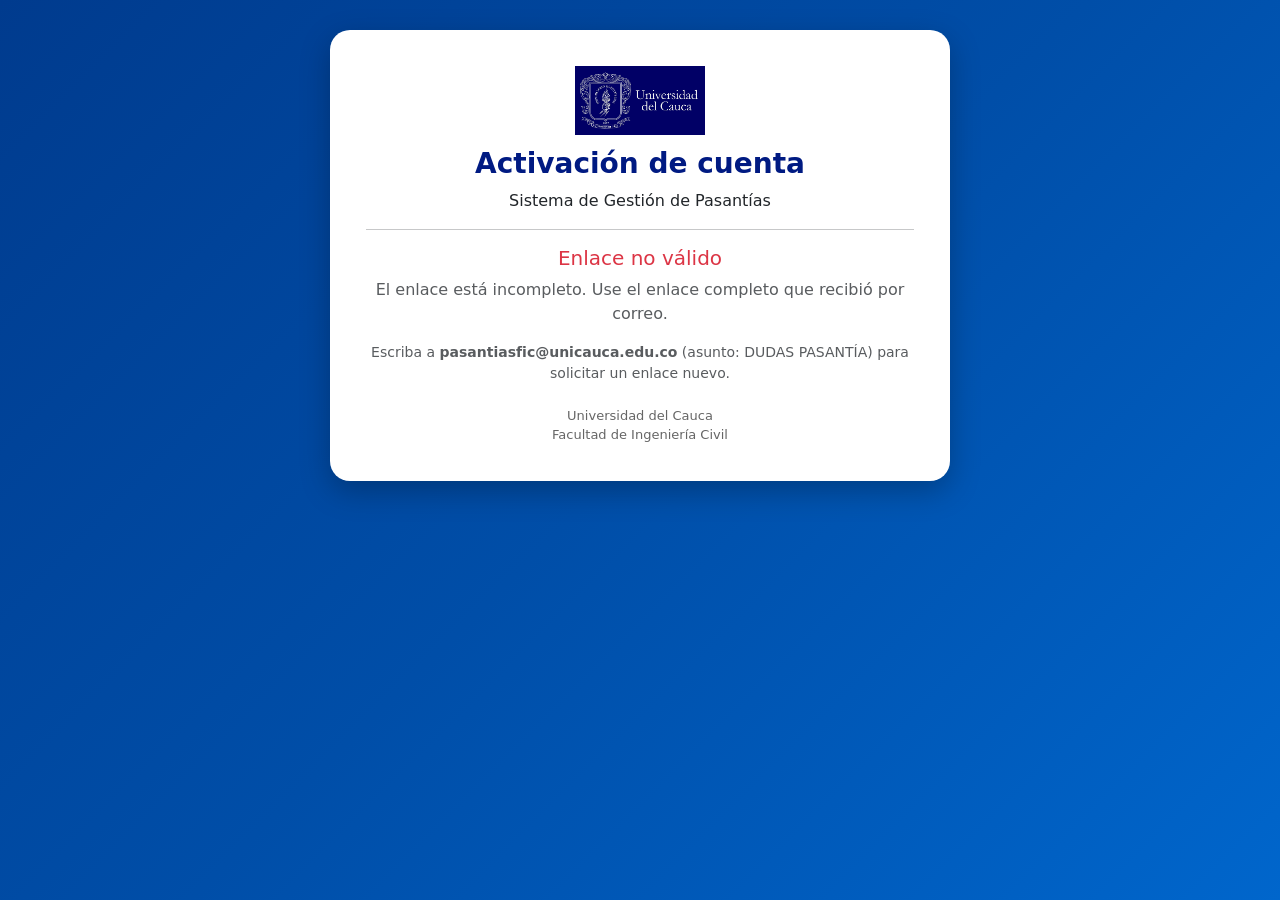
<file: activar-estudiante.html>
<!DOCTYPE html>
<html lang="es">

<head>

    <meta charset="UTF-8">
    <meta name="viewport" content="width=device-width, initial-scale=1.0">

    <title>Activar cuenta - SGP</title>

    <link href="https://cdn.jsdelivr.net/npm/bootstrap@5.3.3/dist/css/bootstrap.min.css" rel="stylesheet">

    <link rel="stylesheet" href="css/styles.css">

    <style>

        body{
            margin:0;
            padding:30px 15px;
            min-height:100vh;

            background: linear-gradient(
                135deg,
                #003b8e,
                #004ea8,
                #0066cc
            );

            display:flex;
            justify-content:center;
            align-items:flex-start;
        }

        .activar-container{
            width:100%;
            max-width:620px;
            background:white;
            border-radius:20px;
            padding:36px;
            box-shadow:0 10px 30px rgba(0,0,0,0.25);
        }

        .logo-login{
            width:130px;
            margin-bottom:12px;
        }

        .titulo-sistema{
            color:#001a82;
            font-weight:bold;
        }

        .btn-activar{
            background:#001a82;
            border:none;
        }

        .btn-activar:hover{
            background:#1738b8;
        }

        .footer-login{
            margin-top:22px;
            font-size:13px;
            color:#666;
            text-align:center;
        }

    </style>

</head>

<body>

<div class="activar-container">

    <div class="text-center">

        <img
            src="assets/logo-unicauca.png"
            alt="Universidad del Cauca"
            class="logo-login">

        <h3 class="titulo-sistema">Activación de cuenta</h3>

        <p class="mb-2">Sistema de Gestión de Pasantías</p>

    </div>

    <hr>

    <!-- Enlace no válido, vencido o ya usado -->

    <div id="vistaInvalida" style="display:none;" class="text-center">
        <h5 class="text-danger" id="tituloInvalida">Enlace no válido</h5>
        <p id="textoInvalida" class="text-muted"></p>
        <p class="small text-muted">
            Escriba a <strong>pasantiasfic@unicauca.edu.co</strong> (asunto: DUDAS PASANTÍA) para solicitar un enlace nuevo.
        </p>
    </div>

    <!-- Formulario -->

    <div id="vistaFormulario" style="display:none;">

        <p class="text-muted small" id="avisoPlazo"></p>

        <div class="alert alert-danger py-2" id="errorFormulario" style="display:none;"></div>

        <form id="formActivar" novalidate>

            <div class="row g-3">

                <div class="col-12">
                    <label class="form-label" for="nombre">Nombre completo *</label>
                    <input type="text" class="form-control" id="nombre">
                </div>

                <div class="col-md-6">
                    <label class="form-label" for="correo">Correo institucional</label>
                    <input type="email" class="form-control" id="correo" readonly>
                </div>

                <div class="col-md-6">
                    <label class="form-label" for="codigo">Código estudiantil *</label>
                    <input type="text" class="form-control" id="codigo" inputmode="numeric" placeholder="Ej: 10456789">
                </div>

                <div class="col-md-6">
                    <label class="form-label" for="programa">Programa *</label>
                    <select class="form-select" id="programa">
                        <option value="">Seleccione...</option>
                        <option>Ingeniería Civil</option>
                        <option>Ingeniería Ambiental</option>
                        <option>Arquitectura</option>
                        <option>Geotecnología</option>
                    </select>
                </div>

                <div class="col-md-6">
                    <label class="form-label" for="telefono">Teléfono</label>
                    <input type="tel" class="form-control" id="telefono" placeholder="Opcional">
                </div>

                <div class="col-md-6">
                    <label class="form-label" for="clave">Contraseña *</label>
                    <input type="password" class="form-control" id="clave" placeholder="Mínimo 8 caracteres" autocomplete="new-password">
                </div>

                <div class="col-md-6">
                    <label class="form-label" for="clave2">Confirmar contraseña *</label>
                    <input type="password" class="form-control" id="clave2" autocomplete="new-password">
                </div>

            </div>

            <div class="mt-4">

                <p class="mb-2"><strong>Requisitos previos</strong></p>

                <p class="small text-muted" id="avisoRequisitos">
                    Seleccione su programa para ver los requisitos.
                </p>

                <div id="listaRequisitos"></div>

            </div>

            <div class="d-grid mt-4">
                <button type="submit" class="btn btn-primary btn-activar">
                    Activar cuenta
                </button>
            </div>

        </form>

    </div>

    <!-- Éxito -->

    <div id="vistaExito" style="display:none;">

        <div class="alert alert-success">
            ✅ Su cuenta fue activada. Ya figura como estudiante buscando práctica.
        </div>

        <p class="mb-2"><strong>Siguientes pasos</strong></p>

        <ol>
            <li class="mb-2">
                Solicite la <strong>Carta de Presentación</strong> a la Decanatura FIC con su correo institucional.
                Tiene vigencia de dos (2) meses desde su expedición.
                <div class="mt-2" id="contenedorCarta"></div>
            </li>
            <li class="mb-2">
                Entréguela a la empresa y pida la <strong>Carta de Aceptación</strong>. La empresa tiene un (1) mes
                si es privada y dos (2) meses si es pública.
            </li>
            <li>
                Notifique la carta de aceptación a la Coordinación de su programa, con copia a
                pasantiasfic@unicauca.edu.co.
            </li>
        </ol>

        <p class="small text-muted mb-0">
            La pasantía solo cuenta desde la resolución de aprobación del Consejo de Facultad.
        </p>

    </div>

    <div class="footer-login">
        Universidad del Cauca<br>
        Facultad de Ingeniería Civil
    </div>

</div>

<script>

// Formulario de la Decanatura para pedir la Carta de Presentación.
// Déjelo vacío ("") para ocultar el botón.
const URL_CARTA_PRESENTACION = "https://docs.google.com/forms/d/e/1FAIpQLSc_IDKJqQMUH2P8qiLMcF3Nu8_oL-Xq_ID0hUrVbBPBkSTHQ/viewform?usp=dialog";

const CLAVE_INVITACIONES = "invitaciones_estudiantes";
const CLAVE_REGISTROS    = "registros_estudiantes";

function $(id){
    return document.getElementById(id);
}

function pad(n){
    return String(n).padStart(2, "0");
}

function hoyISO(){
    const d = new Date();
    return d.getFullYear() + "-" + pad(d.getMonth() + 1) + "-" + pad(d.getDate());
}

function textoFecha(iso){
    const p = iso.split("-");
    return new Date(Number(p[0]), Number(p[1]) - 1, Number(p[2]))
        .toLocaleDateString("es-CO", { day: "numeric", month: "long", year: "numeric" });
}

function leerLista(clave){
    try {
        const lista = JSON.parse(localStorage.getItem(clave));
        return Array.isArray(lista) ? lista : [];
    } catch (e) {
        return [];
    }
}

function guardarLista(clave, lista){
    try {
        localStorage.setItem(clave, JSON.stringify(lista));
        return true;
    } catch (e) {
        return false;
    }
}

function mostrarVista(nombre){
    ["vistaInvalida", "vistaFormulario", "vistaExito"].forEach(function(id){
        $(id).style.display = (id === nombre) ? "block" : "none";
    });
}

function enlaceInvalido(titulo, texto){
    $("tituloInvalida").textContent = titulo;
    $("textoInvalida").textContent = texto;
    mostrarVista("vistaInvalida");
}

// Requisitos del resumen operativo, según el programa
function requisitosDe(programa){

    const lista = [
        "Estoy matriculado/a en mi programa de pregrado en SIMCA.",
        "Tengo aprobado el " + (programa === "Geotecnología" ? "70" : "80") +
        "% de los créditos de mi programa."
    ];

    if (programa !== "Geotecnología") {
        lista.push("Tengo matriculado Trabajo de Grado en SIMCA (lo necesito para elaborar el Plan de Trabajo).");
    }

    if (programa === "Arquitectura") {
        lista.push("Mi promedio de carrera es mayor o igual a 4.0.");
    }

    return lista;
}

function dibujarRequisitos(){

    const programa = $("programa").value;
    const cont = $("listaRequisitos");

    cont.innerHTML = "";

    if (!programa) {
        $("avisoRequisitos").style.display = "block";
        return;
    }

    $("avisoRequisitos").style.display = "none";

    requisitosDe(programa).forEach(function(texto, i){

        const bloque = document.createElement("div");
        bloque.className = "form-check mb-2";

        const casilla = document.createElement("input");
        casilla.type = "checkbox";
        casilla.className = "form-check-input requisito";
        casilla.id = "req" + i;

        const etiqueta = document.createElement("label");
        etiqueta.className = "form-check-label";
        etiqueta.htmlFor = casilla.id;
        etiqueta.textContent = texto;

        bloque.appendChild(casilla);
        bloque.appendChild(etiqueta);
        cont.appendChild(bloque);
    });
}

function mostrarError(texto){
    $("errorFormulario").textContent = texto;
    $("errorFormulario").style.display = texto ? "block" : "none";
    if (texto) $("errorFormulario").scrollIntoView({ behavior: "smooth", block: "center" });
}

function validar(){

    if ($("nombre").value.trim().length < 5) return "Escriba su nombre completo.";
    if (!/^\d{6,12}$/.test($("codigo").value.trim())) return "El código estudiantil debe tener solo números (entre 6 y 12 dígitos).";
    if (!$("programa").value) return "Seleccione su programa.";

    const tel = $("telefono").value.trim();
    if (tel && !/^[\d\s+()-]{7,15}$/.test(tel)) return "El teléfono no tiene un formato válido.";

    if ($("clave").value.length < 8) return "La contraseña debe tener mínimo 8 caracteres.";
    if ($("clave").value !== $("clave2").value) return "Las contraseñas no coinciden.";

    const casillas = document.querySelectorAll(".requisito");
    for (let i = 0; i < casillas.length; i++) {
        if (!casillas[i].checked) return "Debe confirmar que cumple todos los requisitos previos.";
    }

    return "";
}

// ---------------------------------------------------------------
// Al abrir el enlace: ?token=...&correo=...&nombre=...&plazo=...
// ---------------------------------------------------------------

const params = new URLSearchParams(window.location.search);
const token  = params.get("token");
const correo = params.get("correo");

(function iniciar(){

    if (!token || !correo) {
        enlaceInvalido("Enlace no válido", "El enlace está incompleto. Use el enlace completo que recibió por correo.");
        return;
    }

    // Ya se usó este enlace
    const yaRegistrado = leerLista(CLAVE_REGISTROS).some(function(r){
        return r.token === token;
    });

    if (yaRegistrado) {
        enlaceInvalido("Enlace ya utilizado", "Este enlace ya se usó para activar una cuenta.");
        return;
    }

    // Plazo: se verifica con la invitación guardada en este navegador.
    // Con un servidor real, esta comprobación se haría allá.
    const invitacion = leerLista(CLAVE_INVITACIONES).find(function(i){
        return i.token === token;
    });

    if (invitacion && invitacion.plazo && invitacion.plazo < hoyISO()) {
        enlaceInvalido("Enlace vencido", "El plazo para activar la cuenta terminó el " + textoFecha(invitacion.plazo) + ".");
        return;
    }

    $("correo").value = correo;
    $("nombre").value = params.get("nombre") || "";

    const plazoTxt = params.get("plazo");
    $("avisoPlazo").textContent = plazoTxt
        ? "Complete sus datos antes del " + plazoTxt + "."
        : "Complete sus datos para activar su cuenta.";

    mostrarVista("vistaFormulario");
})();

$("programa").addEventListener("change", dibujarRequisitos);

$("formActivar").addEventListener("submit", function(e){

    e.preventDefault();

    const error = validar();
    mostrarError(error);
    if (error) return;

    // La contraseña NO se guarda: con un servidor real la recibiría el backend.
    const registros = leerLista(CLAVE_REGISTROS);

    registros.push({
        token: token,
        estudiante: {
            nombre: $("nombre").value.trim(),
            correo: $("correo").value,
            codigo: $("codigo").value.trim(),
            programa: $("programa").value,
            telefono: $("telefono").value.trim()
        },
        fecha: new Date().toISOString()
    });

    if (!guardarLista(CLAVE_REGISTROS, registros)) {
        mostrarError("No se pudo guardar el registro en este navegador.");
        return;
    }

    // Marca la invitación como activada
    const invitaciones = leerLista(CLAVE_INVITACIONES);
    invitaciones.forEach(function(i){
        if (i.token === token) i.estado = "Activada";
    });
    guardarLista(CLAVE_INVITACIONES, invitaciones);

    if (URL_CARTA_PRESENTACION) {
        const boton = document.createElement("a");
        boton.href = URL_CARTA_PRESENTACION;
        boton.target = "_blank";
        boton.rel = "noopener";
        boton.className = "btn btn-outline-primary btn-sm";
        boton.textContent = "Abrir formulario de Carta de Presentación";
        $("contenedorCarta").appendChild(boton);
    }

    mostrarVista("vistaExito");
    window.scrollTo({ top: 0, behavior: "smooth" });
});

</script>

</body>

</html>
</file>
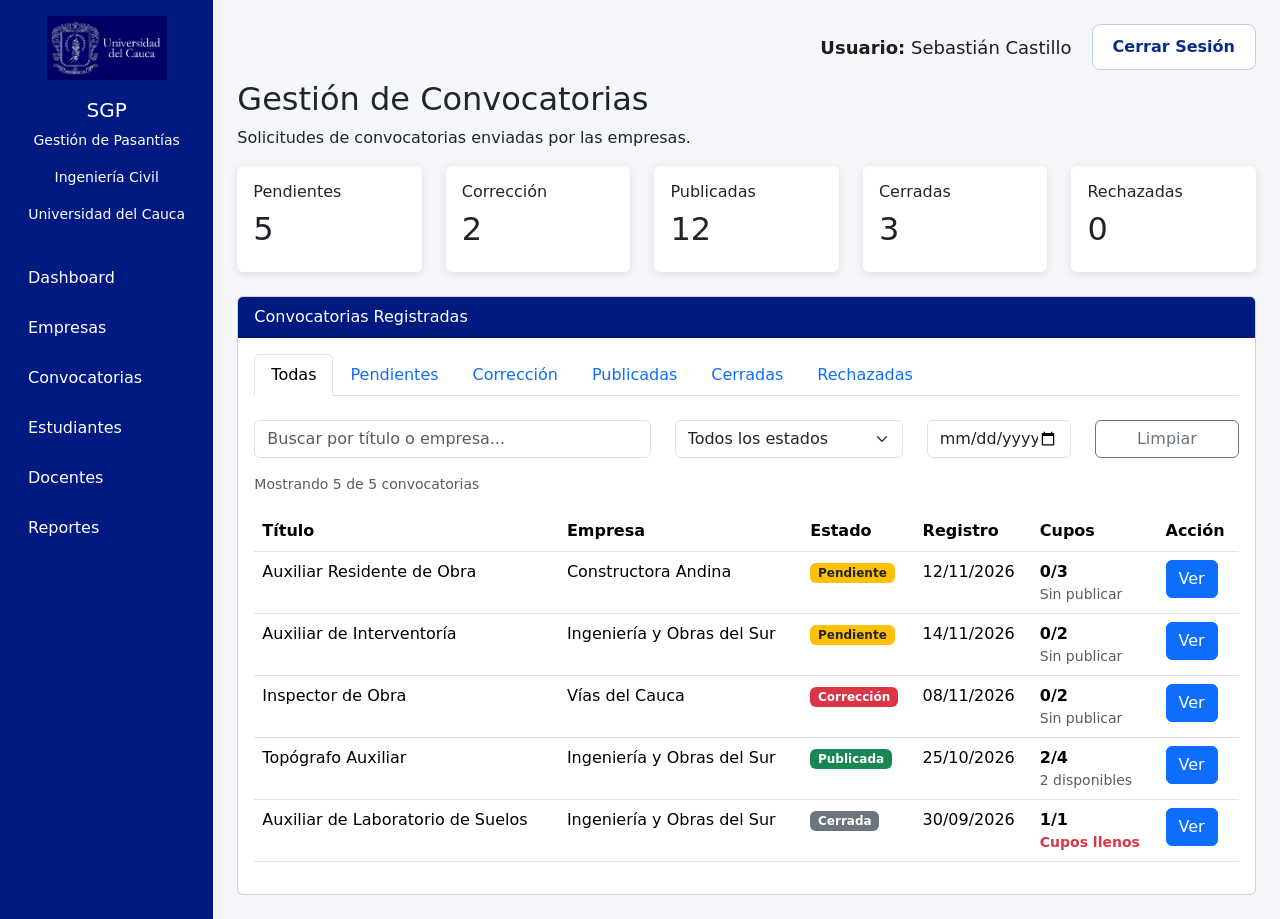
<file: convocatorias.html>
<!DOCTYPE html>
<html lang="es">

<head>

    <meta charset="UTF-8">
    <meta name="viewport" content="width=device-width, initial-scale=1.0">

    <title>Gestión de Convocatorias</title>

    <link href="https://cdn.jsdelivr.net/npm/bootstrap@5.3.3/dist/css/bootstrap.min.css" rel="stylesheet">

    <link rel="stylesheet" href="css/styles.css">

</head>

<body>

<div class="container-fluid">

<div class="row">

    <!-- Sidebar -->

    <div class="col-md-2 sidebar">

        <div class="text-center mt-3">

            <img
                src="assets/logo-unicauca.png"
                alt="Universidad del Cauca"
                class="logo-unicauca">

            <h5 class="text-white mt-2">SGP</h5>

            <p class="text-white small">Gestión de Pasantías</p>

            <p class="text-white small">Ingeniería Civil</p>

            <p class="text-white small">Universidad del Cauca</p>

        </div>

        <hr>

        <ul class="nav flex-column">

            <li class="nav-item">
                <a class="nav-link" href="index.html">Dashboard</a>
            </li>

            <li class="nav-item">
                <a class="nav-link" href="empresas.html">Empresas</a>
            </li>

            <li class="nav-item">
                <a class="nav-link active" href="convocatorias.html">Convocatorias</a>
            </li>

            <li class="nav-item">
                <a class="nav-link" href="estudiantes.html">Estudiantes</a>
            </li>

            <li class="nav-item">
                <a class="nav-link" href="docente.html">Docentes</a>
            </li>

            <li class="nav-item">
                <a class="nav-link" href="reportes.html">Reportes</a>
            </li>

        </ul>

    </div>

    <!-- Contenido -->

    <div class="col-md-10 p-4">

        <div class="usuario-bar">

            <div class="usuario-info">
                <strong>Usuario:</strong>
                Sebastián Castillo
            </div>

            <a href="login.html" class="btn-cerrar">
                Cerrar Sesión
            </a>

        </div>

        <h2>Gestión de Convocatorias</h2>

        <p>Solicitudes de convocatorias enviadas por las empresas.</p>

        <div class="row mb-4">

            <div class="col-md">
                <div class="card indicador">
                    <div class="card-body">
                        <h6>Pendientes</h6>
                        <h2 id="numPendiente">5</h2>
                    </div>
                </div>
            </div>

            <div class="col-md">
                <div class="card indicador">
                    <div class="card-body">
                        <h6>Corrección</h6>
                        <h2 id="numCorreccion">2</h2>
                    </div>
                </div>
            </div>

            <div class="col-md">
                <div class="card indicador">
                    <div class="card-body">
                        <h6>Publicadas</h6>
                        <h2 id="numPublicada">12</h2>
                    </div>
                </div>
            </div>

            <div class="col-md">
                <div class="card indicador">
                    <div class="card-body">
                        <h6>Cerradas</h6>
                        <h2 id="numCerrada">3</h2>
                    </div>
                </div>
            </div>

            <div class="col-md">
                <div class="card indicador">
                    <div class="card-body">
                        <h6>Rechazadas</h6>
                        <h2 id="numRechazada">0</h2>
                    </div>
                </div>
            </div>

        </div>

        <div class="card">

            <div class="card-header">
                Convocatorias Registradas
            </div>

            <div class="card-body">

                <!-- Pestañas: cada una filtra por estado -->

                <ul class="nav nav-tabs mb-4" id="tabsEstado">

                    <li class="nav-item">
                        <a class="nav-link active" href="#" data-estado="">Todas</a>
                    </li>

                    <li class="nav-item">
                        <a class="nav-link" href="#" data-estado="Pendiente">Pendientes</a>
                    </li>

                    <li class="nav-item">
                        <a class="nav-link" href="#" data-estado="Corrección">Corrección</a>
                    </li>

                    <li class="nav-item">
                        <a class="nav-link" href="#" data-estado="Publicada">Publicadas</a>
                    </li>

                    <li class="nav-item">
                        <a class="nav-link" href="#" data-estado="Cerrada">Cerradas</a>
                    </li>

                    <li class="nav-item">
                        <a class="nav-link" href="#" data-estado="Rechazada">Rechazadas</a>
                    </li>

                </ul>

                <!-- Filtros -->

                <div class="row mb-3">

                    <div class="col-md-5">
                        <input
                            type="text"
                            id="buscadorConvocatorias"
                            class="form-control"
                            placeholder="Buscar por título o empresa...">
                    </div>

                    <div class="col-md-3">
                        <select class="form-select" id="filtroEstado">
                            <option value="">Todos los estados</option>
                            <option value="Pendiente">Pendiente</option>
                            <option value="Corrección">Corrección</option>
                            <option value="Publicada">Publicada</option>
                            <option value="Cerrada">Cerrada</option>
                            <option value="Rechazada">Rechazada</option>
                        </select>
                    </div>

                    <div class="col-md-2">
                        <input
                            type="date"
                            id="filtroFecha"
                            class="form-control"
                            title="Fecha de registro">
                    </div>

                    <div class="col-md-2">
                        <button
                            type="button"
                            id="btnLimpiar"
                            class="btn btn-outline-secondary w-100">
                            Limpiar
                        </button>
                    </div>

                </div>

                <p class="text-muted small mb-3" id="contador"></p>

                <table class="table">

                    <thead>
                        <tr>
                            <th>Título</th>
                            <th>Empresa</th>
                            <th>Estado</th>
                            <th>Registro</th>
                            <th>Cupos</th>
                            <th>Acción</th>
                        </tr>
                    </thead>

                    <tbody id="tablaConvocatorias">

                        <tr data-id="1" data-estado="Pendiente" data-fecha="2026-11-12">
                            <td class="titulo-convocatoria">Auxiliar Residente de Obra</td>
                            <td class="empresa-convocatoria">Constructora Andina</td>
                            <td><span class="badge badge-estado bg-warning text-dark">Pendiente</span></td>
                            <td>12/11/2026</td>
                            <td>3</td>
                            <td>
                                <a href="detalle-convocatoria.html?id=1&estado=pendiente" class="btn btn-primary">Ver</a>
                            </td>
                        </tr>

                        <tr data-id="5" data-estado="Pendiente" data-fecha="2026-11-14">
                            <td class="titulo-convocatoria">Auxiliar de Interventoría</td>
                            <td class="empresa-convocatoria">Ingeniería y Obras del Sur</td>
                            <td><span class="badge badge-estado bg-warning text-dark">Pendiente</span></td>
                            <td>14/11/2026</td>
                            <td>2</td>
                            <td>
                                <a href="detalle-convocatoria.html?id=5&estado=pendiente" class="btn btn-primary">Ver</a>
                            </td>
                        </tr>

                        <tr data-id="2" data-estado="Corrección" data-fecha="2026-11-08">
                            <td class="titulo-convocatoria">Inspector de Obra</td>
                            <td class="empresa-convocatoria">Vías del Cauca</td>
                            <td><span class="badge badge-estado bg-danger">Corrección</span></td>
                            <td>08/11/2026</td>
                            <td>2</td>
                            <td>
                                <a href="detalle-convocatoria.html?id=2&estado=correccion" class="btn btn-primary">Ver</a>
                            </td>
                        </tr>

                        <tr data-id="3" data-estado="Publicada" data-fecha="2026-10-25">
                            <td class="titulo-convocatoria">Topógrafo Auxiliar</td>
                            <td class="empresa-convocatoria">Ingeniería y Obras del Sur</td>
                            <td><span class="badge badge-estado bg-success">Publicada</span></td>
                            <td>25/10/2026</td>
                            <td>4</td>
                            <td>
                                <a href="detalle-convocatoria.html?id=3&estado=publicada" class="btn btn-primary">Ver</a>
                            </td>
                        </tr>

                        <tr data-id="4" data-estado="Cerrada" data-fecha="2026-09-30">
                            <td class="titulo-convocatoria">Auxiliar de Laboratorio de Suelos</td>
                            <td class="empresa-convocatoria">Ingeniería y Obras del Sur</td>
                            <td><span class="badge badge-estado bg-secondary">Cerrada</span></td>
                            <td>30/09/2026</td>
                            <td>1</td>
                            <td>
                                <a href="detalle-convocatoria.html?id=4&estado=cerrada" class="btn btn-primary">Ver</a>
                            </td>
                        </tr>

                    </tbody>

                </table>

                <p class="text-center text-muted my-4" id="sinResultados" style="display:none;">
                    No hay convocatorias que coincidan con los filtros.
                </p>

            </div>

        </div>

    </div>

</div>

</div>

<script>

const buscador      = document.getElementById("buscadorConvocatorias");
const selectEstado  = document.getElementById("filtroEstado");
const inputFecha    = document.getElementById("filtroFecha");
const btnLimpiar    = document.getElementById("btnLimpiar");
const tabs          = document.querySelectorAll("#tabsEstado .nav-link");
const filas         = document.querySelectorAll("#tablaConvocatorias tr[data-estado]");
const sinResultados = document.getElementById("sinResultados");
const contador      = document.getElementById("contador");

// ---------------------------------------------------------------
// Estado según lo decidido en detalle-convocatoria.html
// (la decisión se guarda en localStorage con la clave convocatoria_<id>)
// ---------------------------------------------------------------

// Estado del detalle -> estado de esta lista
const ESTADO_DESDE_DETALLE = {
    pendiente:  "Pendiente",
    correccion: "Corrección",
    aprobada:   "Publicada",
    publicada:  "Publicada",
    cerrada:    "Cerrada",
    rechazada:  "Rechazada"
};

const CLASE_BADGE = {
    "Pendiente":  "badge badge-estado bg-warning text-dark",
    "Corrección": "badge badge-estado bg-danger",
    "Publicada":  "badge badge-estado bg-success",
    "Cerrada":    "badge badge-estado bg-secondary",
    "Rechazada":  "badge badge-estado bg-dark"
};

const ID_CONTADOR = {
    "Pendiente":  "numPendiente",
    "Corrección": "numCorreccion",
    "Publicada":  "numPublicada",
    "Cerrada":    "numCerrada",
    "Rechazada":  "numRechazada"
};

function leerGuardado(id){
    try {
        return JSON.parse(localStorage.getItem("convocatoria_" + id));
    } catch (e) {
        return null;
    }
}

// ---------------------------------------------------------------
// Cupos: ocupados / total. Solo una convocatoria publicada o cerrada
// puede tener estudiantes asignados; si no está publicada, siempre 0.
// ASIGNADOS: estudiantes ya asignados por convocatoria (datos de ejemplo)
// ---------------------------------------------------------------

const ASIGNADOS = { "3": 2, "4": 1 };

function mostrarCupos(fila, estado){

    const total = parseInt(fila.dataset.cupos, 10) || 0;
    const publicada = (estado === "Publicada" || estado === "Cerrada");
    const asignados = publicada ? Math.min(ASIGNADOS[fila.dataset.id] || 0, total) : 0;
    const libres = total - asignados;

    let nota = "Sin publicar";
    let clase = "small text-muted";

    if (publicada) {
        if (libres === 0) {
            nota = "Cupos llenos";
            clase = "small text-danger fw-semibold";
        } else {
            nota = libres + (libres === 1 ? " disponible" : " disponibles");
        }
    }

    const celda = fila.children[4];
    celda.textContent = "";

    const valor = document.createElement("strong");
    valor.textContent = asignados + "/" + total;

    const detalle = document.createElement("div");
    detalle.className = clase;
    detalle.textContent = nota;

    celda.appendChild(valor);
    celda.appendChild(detalle);
}

function aplicarEstadosGuardados(){

    // Cantidades de partida (las que trae la página); se leen una sola vez
    const cantidades = {};

    Object.keys(ID_CONTADOR).forEach(function(estado){
        const el = document.getElementById(ID_CONTADOR[estado]);
        if (el.dataset.base === undefined) {
            el.dataset.base = parseInt(el.textContent, 10) || 0;
        }
        cantidades[estado] = parseInt(el.dataset.base, 10);
    });

    filas.forEach(function(fila){

        if (fila.dataset.original === undefined) {
            fila.dataset.original = fila.dataset.estado;
            // El total de cupos sale del número que trae la fila
            fila.dataset.cupos = parseInt(fila.children[4].textContent, 10) || 0;
        }

        const original = fila.dataset.original;
        let estado = original;

        // Solo cambian las que seguían en revisión
        if (original === "Pendiente" || original === "Corrección") {
            const guardado = leerGuardado(fila.dataset.id);
            if (guardado && ESTADO_DESDE_DETALLE[guardado.estado]) {
                estado = ESTADO_DESDE_DETALLE[guardado.estado];
            }
        }

        if (estado !== original) {
            cantidades[original] = Math.max(0, cantidades[original] - 1);
            cantidades[estado]   = cantidades[estado] + 1;
        }

        fila.dataset.estado = estado;

        const badge = fila.querySelector(".badge-estado");
        badge.textContent = estado;
        badge.className   = CLASE_BADGE[estado];

        mostrarCupos(fila, estado);
    });

    Object.keys(ID_CONTADOR).forEach(function(estado){
        document.getElementById(ID_CONTADOR[estado]).textContent = cantidades[estado];
    });
}

// Minúsculas y sin tildes, para que "vias" encuentre "Vías"
function normalizar(texto){
    return texto
        .toLowerCase()
        .normalize("NFD")
        .replace(/[\u0300-\u036f]/g, "")
        .trim();
}

function marcarPestana(estado){
    tabs.forEach(function(tab){
        tab.classList.toggle("active", tab.dataset.estado === estado);
    });
}

function filtrar(){

    const texto  = normalizar(buscador.value);
    const estado = selectEstado.value;
    const fecha  = inputFecha.value;

    let visibles = 0;

    filas.forEach(function(fila){

        const titulo  = normalizar(
            fila.querySelector(".titulo-convocatoria").textContent
        );
        const empresa = normalizar(
            fila.querySelector(".empresa-convocatoria").textContent
        );

        const coincideTexto  = texto === "" || titulo.includes(texto) || empresa.includes(texto);
        const coincideEstado = estado === "" || fila.dataset.estado === estado;
        const coincideFecha  = fecha === ""  || fila.dataset.fecha === fecha;

        const mostrar = coincideTexto && coincideEstado && coincideFecha;

        fila.style.display = mostrar ? "" : "none";

        if (mostrar) visibles++;
    });

    sinResultados.style.display = visibles === 0 ? "block" : "none";
    contador.textContent = "Mostrando " + visibles + " de " + filas.length + " convocatorias";
}

// Pestañas: cambian el estado y mantienen sincronizado el select
tabs.forEach(function(tab){
    tab.addEventListener("click", function(e){
        e.preventDefault();
        selectEstado.value = tab.dataset.estado;
        marcarPestana(tab.dataset.estado);
        filtrar();
    });
});

// Select: cambia el estado y mantiene sincronizada la pestaña
selectEstado.addEventListener("change", function(){
    marcarPestana(selectEstado.value);
    filtrar();
});

buscador.addEventListener("input", filtrar);
inputFecha.addEventListener("change", filtrar);

btnLimpiar.addEventListener("click", function(){
    buscador.value = "";
    selectEstado.value = "";
    inputFecha.value = "";
    marcarPestana("");
    filtrar();
});

aplicarEstadosGuardados();
filtrar();

// Si el usuario vuelve con el botón "atrás", se vuelve a leer el estado guardado
window.addEventListener("pageshow", function(e){
    if (e.persisted) {
        aplicarEstadosGuardados();
        filtrar();
    }
});

</script>

</body>

</html>
</file>
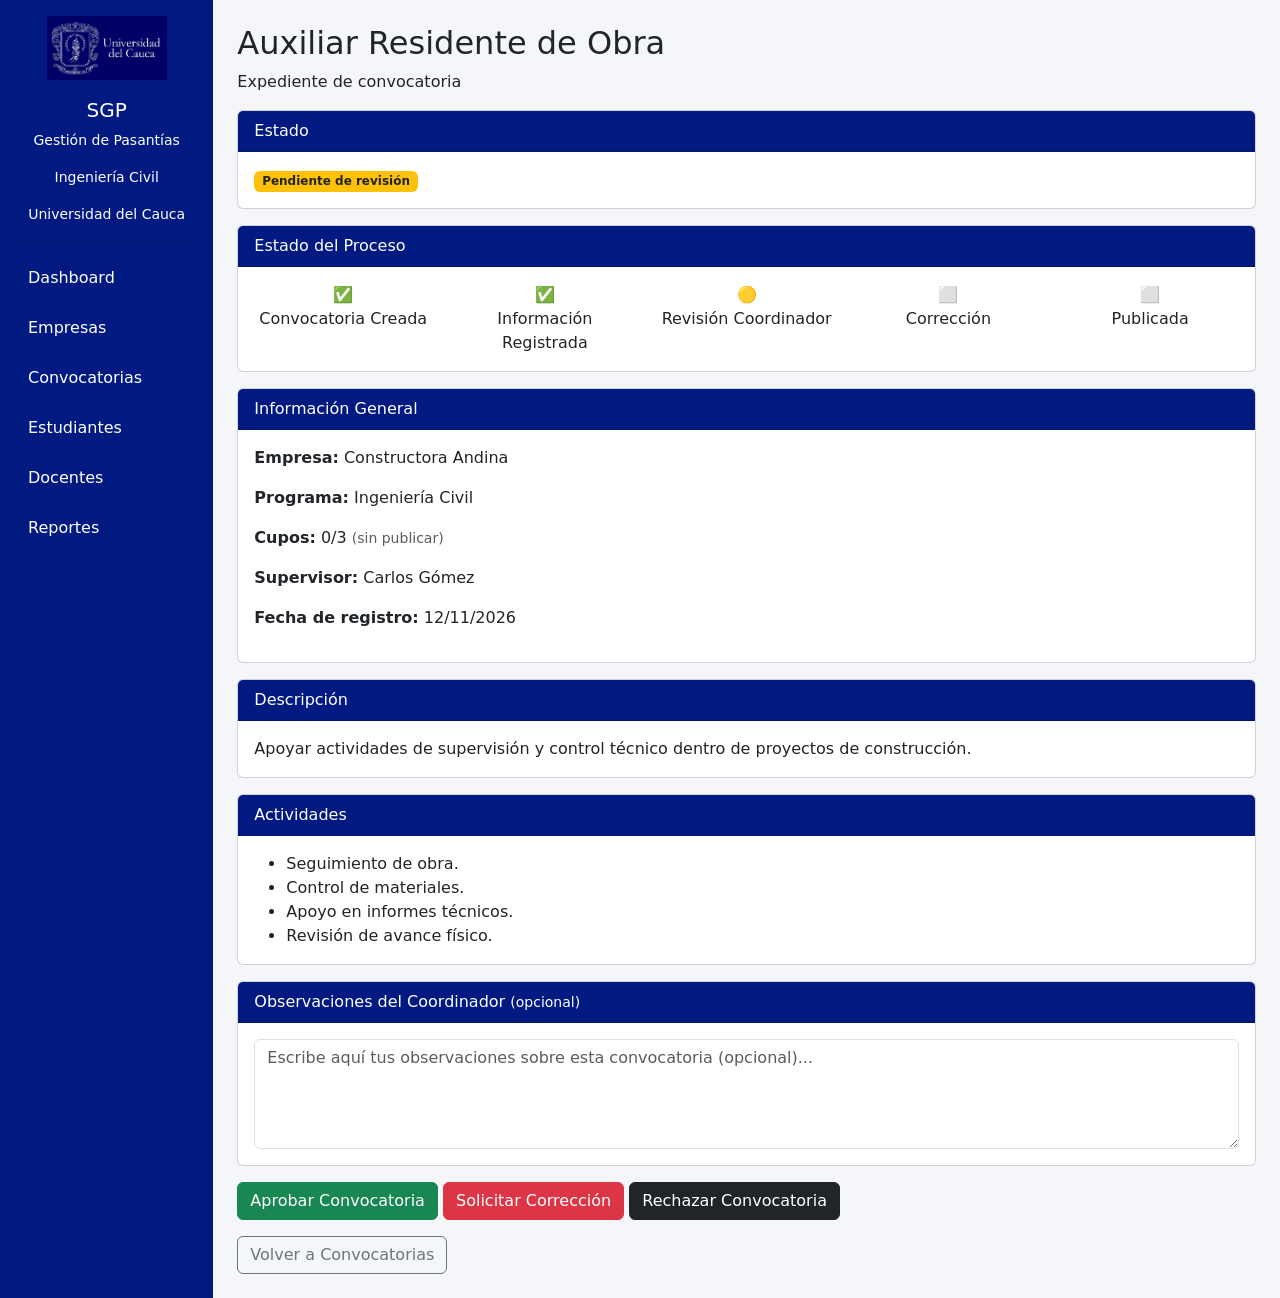
<file: detalle-convocatoria.html>
<!DOCTYPE html>
<html lang="es">

<head>

<meta charset="UTF-8">
<meta name="viewport" content="width=device-width, initial-scale=1.0">

<title>Detalle Convocatoria</title>

<link href="https://cdn.jsdelivr.net/npm/bootstrap@5.3.3/dist/css/bootstrap.min.css" rel="stylesheet">

<link rel="stylesheet" href="css/styles.css">

</head>

<body>

<div class="container-fluid">

<div class="row">

<div class="col-md-2 sidebar">

    <div class="text-center mt-3">

        <img
            src="assets/logo-unicauca.png"
            alt="Universidad del Cauca"
            class="logo-unicauca">

        <h5 class="text-white mt-2">
            SGP
        </h5>

        <p class="text-white small">
            Gestión de Pasantías
        </p>

        <p class="text-white small">
            Ingeniería Civil
        </p>

        <p class="text-white small">
            Universidad del Cauca
        </p>

    </div>

    <hr>

    <ul class="nav flex-column">

        <li class="nav-item">
            <a class="nav-link" href="index.html">Dashboard</a>
        </li>

        <li class="nav-item">
            <a class="nav-link" href="empresas.html">Empresas</a>
        </li>

        <li class="nav-item">
            <a class="nav-link active" href="convocatorias.html">Convocatorias</a>
        </li>

        <li class="nav-item">
            <a class="nav-link" href="estudiantes.html">Estudiantes</a>
        </li>
        <li class="nav-item">
                    <a class="nav-link" href="docente.html">Docentes</a>
                </li>
        <li class="nav-item">
            <a class="nav-link" href="reportes.html">Reportes</a>
        </li>

    </ul>

</div>

<div class="col-md-10 p-4">

<!-- Si el id no existe, se muestra este aviso -->

<div id="noEncontrada" style="display:none;">

    <h2>Convocatoria no encontrada</h2>

    <p>No existe una convocatoria con ese identificador.</p>

    <a href="convocatorias.html" class="btn btn-primary">Volver a Convocatorias</a>

</div>

<div id="contenido">

<h2 id="tituloConvocatoria"></h2>

<p>
Expediente de convocatoria
</p>

<div class="card mb-3">

<div class="card-header">

Estado

</div>

<div class="card-body">

<span id="badgeEstado" class="badge bg-warning text-dark">
Pendiente de revisión
</span>

</div>

</div>

<div class="card mb-3">

    <div class="card-header">

        Estado del Proceso

    </div>

    <div class="card-body">

        <div class="row text-center">

            <div class="col">
                <span class="paso-icono">✅</span><br>
                Convocatoria Creada
            </div>

            <div class="col">
                <span class="paso-icono">✅</span><br>
                Información Registrada
            </div>

            <div class="col">
                <span class="paso-icono">🟡</span><br>
                Revisión Coordinador
            </div>

            <div class="col">
                <span class="paso-icono">⬜</span><br>
                Corrección
            </div>

            <div class="col">
                <span class="paso-icono">⬜</span><br>
                Publicada
            </div>

        </div>

    </div>

</div>

<div class="card mb-3">

<div class="card-header">

Información General

</div>

<div class="card-body">

<p><strong>Empresa:</strong> <span id="infoEmpresa"></span></p>

<p><strong>Programa:</strong> <span id="infoPrograma"></span></p>

<p><strong>Cupos:</strong> <span id="infoCupos"></span> <span id="infoCuposNota" class="small"></span></p>

<p><strong>Supervisor:</strong> <span id="infoSupervisor"></span></p>

<p><strong>Fecha de registro:</strong> <span id="infoFecha"></span></p>

</div>

</div>

<div class="card mb-3">

<div class="card-header">

Descripción

</div>

<div class="card-body" id="cuerpoDescripcion"></div>

</div>

<div class="card mb-3">

<div class="card-header">

Actividades

</div>

<div class="card-body">

<ul id="listaActividades" class="mb-0"></ul>

</div>

</div>

<!-- Observaciones: las escribe el coordinador (opcional) -->

<div class="card mb-3">

<div class="card-header" id="tituloObservaciones">

Observaciones del Coordinador <span class="small">(opcional)</span>

</div>

<div class="card-body">

<textarea
    id="observacionCoordinador"
    class="form-control"
    rows="4"
    placeholder="Escribe aquí tus observaciones sobre esta convocatoria (opcional)..."></textarea>

<p id="observacionGuardada" class="mb-0" style="display:none; white-space:pre-wrap;"></p>

</div>

</div>

<!-- Botones: solo en estado Pendiente o Corrección -->

<div class="mt-3" id="zonaAcciones">

<button type="button" class="btn btn-success" id="btnAprobar">
Aprobar Convocatoria
</button>

<button type="button" class="btn btn-danger" id="btnCorreccion">
Solicitar Corrección
</button>

<button type="button" class="btn btn-dark" id="btnRechazar" data-bs-toggle="modal" data-bs-target="#modalRechazo">
Rechazar Convocatoria
</button>

</div>

<div class="mt-3">

<a href="convocatorias.html" class="btn btn-outline-secondary">
Volver a Convocatorias
</a>

</div>

</div>

</div>

</div>

</div>

<!-- Modal: motivo del rechazo (obligatorio) -->

<div class="modal fade" id="modalRechazo" tabindex="-1" aria-labelledby="tituloModalRechazo" aria-hidden="true">

    <div class="modal-dialog modal-dialog-centered">

        <div class="modal-content">

            <div class="modal-header">
                <h5 class="modal-title" id="tituloModalRechazo">Rechazar convocatoria</h5>
                <button type="button" class="btn-close" data-bs-dismiss="modal" aria-label="Cerrar"></button>
            </div>

            <div class="modal-body">

                <label for="motivoRechazo" class="form-label">
                    ¿Por qué se rechaza esta convocatoria? <span class="text-danger">*</span>
                </label>

                <textarea
                    id="motivoRechazo"
                    class="form-control"
                    rows="4"
                    placeholder="Escribe el motivo del rechazo..."></textarea>

                <div class="invalid-feedback">
                    Debes escribir el motivo del rechazo.
                </div>

            </div>

            <div class="modal-footer">
                <button type="button" class="btn btn-outline-secondary" data-bs-dismiss="modal">Cancelar</button>
                <button type="button" class="btn btn-dark" id="btnConfirmarRechazo">Confirmar rechazo</button>
            </div>

        </div>

    </div>

</div>

<script src="https://cdn.jsdelivr.net/npm/bootstrap@5.3.3/dist/js/bootstrap.bundle.min.js"></script>

<script>

// ---------------------------------------------------------------
// Datos de las convocatorias (de ejemplo). El id debe coincidir con el
// de convocatorias.html: detalle-convocatoria.html?id=1
//
// estado inicial: pendiente | correccion | publicada | cerrada
// observacion: nota del coordinador que ya existe (puede ir vacía)
// ---------------------------------------------------------------

const CONVOCATORIAS = {

    "1": {
        titulo: "Auxiliar Residente de Obra",
        empresa: "Constructora Andina",
        programa: "Ingeniería Civil",
        cupos: 3,
        supervisor: "Carlos Gómez",
        fecha: "12/11/2026",
        estado: "pendiente",
        observacion: "",
        descripcion: "Apoyar actividades de supervisión y control técnico dentro de proyectos de construcción.",
        actividades: [
            "Seguimiento de obra.",
            "Control de materiales.",
            "Apoyo en informes técnicos.",
            "Revisión de avance físico."
        ]
    },

    "2": {
        titulo: "Inspector de Obra",
        empresa: "Vías del Cauca",
        programa: "Ingeniería Civil",
        cupos: 2,
        supervisor: "Mauricio Valencia",
        fecha: "08/11/2026",
        estado: "correccion",
        observacion: "Detallar las actividades y el horario de la práctica.",
        descripcion: "Acompañar la inspección de obras de mantenimiento y rehabilitación vial en campo.",
        actividades: [
            "Inspección de frentes de obra.",
            "Registro fotográfico y bitácora diaria.",
            "Verificación de especificaciones técnicas.",
            "Apoyo en actas de avance."
        ]
    },

    "3": {
        titulo: "Topógrafo Auxiliar",
        empresa: "Ingeniería y Obras del Sur",
        programa: "Ingeniería Civil",
        cupos: 4,
        supervisor: "Martha Rojas",
        fecha: "25/10/2026",
        estado: "publicada",
        observacion: "",
        descripcion: "Apoyar levantamientos topográficos y el replanteo de proyectos de construcción.",
        actividades: [
            "Levantamientos con estación total.",
            "Replanteo de ejes y niveles.",
            "Procesamiento de datos de campo.",
            "Elaboración de planos topográficos."
        ]
    },

    "4": {
        titulo: "Auxiliar de Laboratorio de Suelos",
        empresa: "Ingeniería y Obras del Sur",
        programa: "Ingeniería Civil",
        cupos: 1,
        supervisor: "Ricardo Becerra",
        fecha: "30/09/2026",
        estado: "cerrada",
        observacion: "",
        descripcion: "Apoyar los ensayos de laboratorio para la caracterización de suelos y materiales.",
        actividades: [
            "Preparación de muestras.",
            "Ensayos de granulometría y límites de Atterberg.",
            "Registro de resultados.",
            "Mantenimiento de equipos."
        ]
    },

    "5": {
        titulo: "Auxiliar de Interventoría",
        empresa: "Ingeniería y Obras del Sur",
        programa: "Ingeniería Civil",
        cupos: 2,
        supervisor: "Martha Rojas",
        fecha: "14/11/2026",
        estado: "pendiente",
        observacion: "",
        descripcion: "Apoyar el control de calidad y el seguimiento contractual de obras bajo interventoría.",
        actividades: [
            "Revisión de informes semanales de obra.",
            "Control de calidad de materiales.",
            "Verificación de cantidades de obra.",
            "Apoyo en la elaboración de actas."
        ]
    }

};

// Estudiantes ya asignados por convocatoria (datos de ejemplo).
// Solo cuenta si la convocatoria está publicada o cerrada.
const ASIGNADOS = { "3": 2, "4": 1 };

// ---------------------------------------------------------------
// Estado de la convocatoria (simulación con localStorage)
// Se identifica con ?id=...  Lo decidido por el coordinador se
// guarda con la clave convocatoria_<id> y lo lee convocatorias.html
// ---------------------------------------------------------------

const params = new URLSearchParams(window.location.search);
const idConvocatoria = params.get("id") || "1";
const CLAVE = "convocatoria_" + idConvocatoria;

const ESTADOS = {
    pendiente: {
        texto: "Pendiente de revisión",
        clase: "badge bg-warning text-dark",
        pasos: ["✅", "✅", "🟡", "⬜", "⬜"]
    },
    correccion: {
        texto: "Corrección solicitada",
        clase: "badge bg-danger",
        pasos: ["✅", "✅", "✅", "🟡", "⬜"]
    },
    aprobada: {
        texto: "Aprobada",
        clase: "badge bg-success",
        pasos: ["✅", "✅", "✅", "⬜", "✅"]
    },
    rechazada: {
        texto: "Rechazada",
        clase: "badge bg-dark",
        pasos: ["✅", "✅", "❌", "⬜", "⬜"]
    },
    publicada: {
        texto: "Publicada",
        clase: "badge bg-success",
        pasos: ["✅", "✅", "✅", "⬜", "✅"]
    },
    cerrada: {
        texto: "Cerrada",
        clase: "badge bg-secondary",
        pasos: ["✅", "✅", "✅", "⬜", "✅"]
    }
};

const badge          = document.getElementById("badgeEstado");
const iconos         = document.querySelectorAll(".paso-icono");
const zonaAcciones   = document.getElementById("zonaAcciones");
const textarea       = document.getElementById("observacionCoordinador");
const textoGuardado  = document.getElementById("observacionGuardada");
const tituloObs      = document.getElementById("tituloObservaciones");
const textareaMotivo = document.getElementById("motivoRechazo");
const btnConfirmar   = document.getElementById("btnConfirmarRechazo");

function leerGuardado(){
    try {
        return JSON.parse(localStorage.getItem(CLAVE));
    } catch (e) {
        return null;
    }
}

function guardar(estado, observacion){
    try {
        localStorage.setItem(CLAVE, JSON.stringify({
            estado: estado,
            observacion: observacion,
            fecha: new Date().toISOString()
        }));
    } catch (e) {}
}

// Cupos: ocupados/total, y cuántos quedan o si ya están llenos
function mostrarCupos(estado){

    const total = convocatoria.cupos;
    const publicada = (estado === "publicada" || estado === "aprobada" || estado === "cerrada");
    const asignados = publicada ? Math.min(ASIGNADOS[idConvocatoria] || 0, total) : 0;
    const libres = total - asignados;

    const nota = document.getElementById("infoCuposNota");

    document.getElementById("infoCupos").textContent = asignados + "/" + total;

    if (!publicada) {
        nota.textContent = "(sin publicar)";
        nota.className = "small text-muted";
    } else if (libres === 0) {
        nota.textContent = "(cupos llenos)";
        nota.className = "small text-danger fw-semibold";
    } else {
        nota.textContent = "(" + libres + (libres === 1 ? " disponible)" : " disponibles)");
        nota.className = "small text-muted";
    }
}

function mostrarEstado(estado, observacion){

    const cfg = ESTADOS[estado] || ESTADOS.pendiente;

    mostrarCupos(estado);

    badge.textContent = cfg.texto;
    badge.className   = cfg.clase;

    iconos.forEach(function(icono, i){
        icono.textContent = cfg.pasos[i];
    });

    const editable = (estado === "pendiente" || estado === "correccion");

    // Los botones solo existen mientras la convocatoria está en Pendiente o Corrección
    zonaAcciones.style.display = editable ? "" : "none";

    if (editable) {
        textarea.style.display = "";
        textarea.value = observacion || "";
        textoGuardado.style.display = "none";
        tituloObs.innerHTML = 'Observaciones del Coordinador <span class="small">(opcional)</span>';
    } else {
        // Ya decidida: la observación queda como texto, sin poder editarse
        textarea.style.display = "none";
        textoGuardado.style.display = "";
        textoGuardado.textContent = observacion || "Sin observaciones.";
        textoGuardado.className = observacion ? "mb-0" : "mb-0 text-muted fst-italic";
        tituloObs.textContent = (estado === "rechazada")
            ? "Motivo del rechazo"
            : "Observaciones del Coordinador";
    }
}

function decidir(estado, observacion){
    guardar(estado, observacion);
    mostrarEstado(estado, observacion);
}

// Carga inicial: se llenan los datos de la convocatoria que se abrió
const convocatoria = CONVOCATORIAS[idConvocatoria];

if (!convocatoria) {

    document.getElementById("contenido").style.display = "none";
    document.getElementById("noEncontrada").style.display = "block";

} else {

    document.title = "Detalle - " + convocatoria.titulo;

    document.getElementById("tituloConvocatoria").textContent = convocatoria.titulo;
    document.getElementById("infoEmpresa").textContent        = convocatoria.empresa;
    document.getElementById("infoPrograma").textContent       = convocatoria.programa;
    document.getElementById("infoSupervisor").textContent     = convocatoria.supervisor;
    document.getElementById("infoFecha").textContent          = convocatoria.fecha;
    document.getElementById("cuerpoDescripcion").textContent  = convocatoria.descripcion;

    const lista = document.getElementById("listaActividades");

    convocatoria.actividades.forEach(function(actividad){
        const li = document.createElement("li");
        li.textContent = actividad;
        lista.appendChild(li);
    });

    // Lo guardado manda; si no hay nada, el estado de ejemplo de la convocatoria
    const guardado = leerGuardado();

    if (guardado && ESTADOS[guardado.estado]) {
        mostrarEstado(guardado.estado, guardado.observacion);
    } else {
        mostrarEstado(convocatoria.estado, convocatoria.observacion);
    }
}

// Aprobar y Solicitar corrección: la observación es opcional
document.getElementById("btnAprobar").addEventListener("click", function(){
    decidir("aprobada", textarea.value.trim());
});

document.getElementById("btnCorreccion").addEventListener("click", function(){
    decidir("correccion", textarea.value.trim());
});

// Rechazar: el motivo es obligatorio
btnConfirmar.addEventListener("click", function(){

    const motivo = textareaMotivo.value.trim();

    if (motivo === "") {
        textareaMotivo.classList.add("is-invalid");
        textareaMotivo.focus();
        return;
    }

    textareaMotivo.classList.remove("is-invalid");

    decidir("rechazada", motivo);

    bootstrap.Modal.getInstance(document.getElementById("modalRechazo")).hide();
});

textareaMotivo.addEventListener("input", function(){
    if (textareaMotivo.value.trim() !== "") {
        textareaMotivo.classList.remove("is-invalid");
    }
});

// Al cerrar el cuadro, se limpia para la próxima vez
document.getElementById("modalRechazo").addEventListener("hidden.bs.modal", function(){
    textareaMotivo.value = "";
    textareaMotivo.classList.remove("is-invalid");
});

</script>

</body>

</html>
</file>
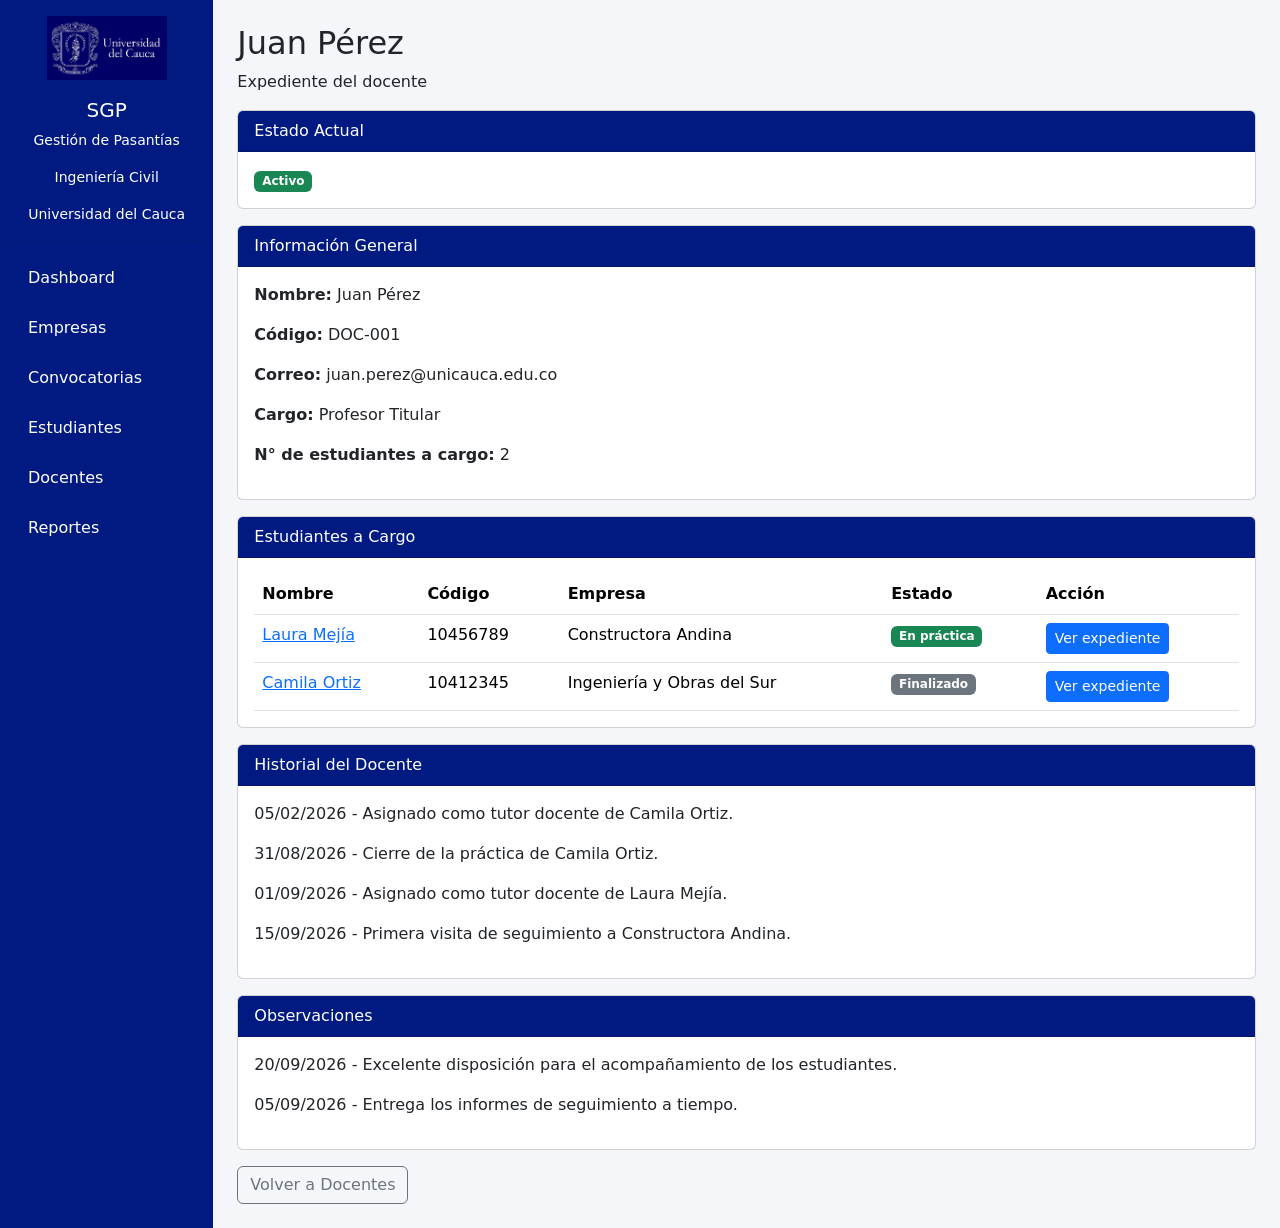
<file: detalle-docente.html>
<!DOCTYPE html>
<html lang="es">

<head>

<meta charset="UTF-8">
<meta name="viewport" content="width=device-width, initial-scale=1.0">

<title>Expediente Docente</title>

<link href="https://cdn.jsdelivr.net/npm/bootstrap@5.3.3/dist/css/bootstrap.min.css" rel="stylesheet">

<link rel="stylesheet" href="css/styles.css">

</head>

<body>

<div class="container-fluid">

<div class="row">

<div class="col-md-2 sidebar">

    <div class="text-center mt-3">

        <img
            src="assets/logo-unicauca.png"
            alt="Universidad del Cauca"
            class="logo-unicauca">

        <h5 class="text-white mt-2">
            SGP
        </h5>

        <p class="text-white small">
            Gestión de Pasantías
        </p>

        <p class="text-white small">
            Ingeniería Civil
        </p>

        <p class="text-white small">
            Universidad del Cauca
        </p>

    </div>

    <hr>

    <ul class="nav flex-column">

        <li class="nav-item">
            <a class="nav-link" href="index.html">Dashboard</a>
        </li>

        <li class="nav-item">
            <a class="nav-link" href="empresas.html">Empresas</a>
        </li>

        <li class="nav-item">
            <a class="nav-link" href="convocatorias.html">Convocatorias</a>
        </li>

        <li class="nav-item">
            <a class="nav-link" href="estudiantes.html">Estudiantes</a>
        </li>

        <li class="nav-item">
            <a class="nav-link active" href="docente.html">Docentes</a>
        </li>

        <li class="nav-item">
            <a class="nav-link" href="reportes.html">Reportes</a>
        </li>

    </ul>

</div>

<div class="col-md-10 p-4">

<!-- Docente no encontrado -->

<div id="noEncontrado" style="display:none;">

    <h2>Docente no encontrado</h2>

    <p>El docente que buscas no existe o fue retirado.</p>

    <a href="docente.html" class="btn btn-primary">Volver a Docentes</a>

</div>

<div id="contenido">

<h2 id="tituloNombre"></h2>

<p>
Expediente del docente
</p>

<div class="card mb-3">

<div class="card-header">

Estado Actual

</div>

<div class="card-body">

<span id="badgeEstado" class="badge bg-success"></span>

</div>

</div>

<div class="card mb-3">

    <div class="card-header">

        Información General

    </div>

    <div class="card-body">

        <p><strong>Nombre:</strong> <span id="infoNombre"></span></p>

        <p><strong>Código:</strong> <span id="infoCodigo"></span></p>

        <p><strong>Correo:</strong> <span id="infoCorreo"></span></p>

        <p><strong>Cargo:</strong> <span id="infoCargo"></span></p>

        <p><strong>N° de estudiantes a cargo:</strong> <span id="infoNumEstudiantes"></span></p>

    </div>

</div>

<div class="card mb-3">

    <div class="card-header">

        Estudiantes a Cargo

    </div>

    <div class="card-body">

        <table class="table mb-0" id="tablaEstudiantes">

            <thead>
                <tr>
                    <th>Nombre</th>
                    <th>Código</th>
                    <th>Empresa</th>
                    <th>Estado</th>
                    <th>Acción</th>
                </tr>
            </thead>

            <tbody id="cuerpoEstudiantes"></tbody>

        </table>

        <p class="text-muted mb-0" id="sinEstudiantes" style="display:none;">
            Este docente no tiene estudiantes asignados.
        </p>

    </div>

</div>

<div class="card mb-3">

    <div class="card-header">

        Historial del Docente

    </div>

    <div class="card-body" id="cuerpoHistorial"></div>

</div>

<div class="card mb-3">

    <div class="card-header">

        Observaciones

    </div>

    <div class="card-body" id="cuerpoObservaciones"></div>

</div>

<div class="mt-3">

    <a href="docente.html" class="btn btn-outline-secondary">
        Volver a Docentes
    </a>

</div>

</div>

</div>

</div>

</div>

<script src="js/datos.js"></script>

<script>

// Si js/datos.js no está en la carpeta js, se avisa en pantalla en vez de quedar vacío
if (typeof DOCENTES === "undefined") {
    document.getElementById("contenido").style.display = "none";
    document.getElementById("noEncontrado").style.display = "";
    document.querySelector("#noEncontrado h2").textContent = "No se pudieron cargar los datos";
    document.querySelector("#noEncontrado p").textContent = "Verifica que el archivo js/datos.js exista dentro de la carpeta js.";
    throw new Error("js/datos.js no se cargó");
}

const params  = new URLSearchParams(window.location.search);
const docente = buscarDocente(parseInt(params.get("id") || "1", 10));

function agregarParrafo(contenedor, texto, claseExtra){
    const p = document.createElement("p");
    p.textContent = texto;
    if (claseExtra) p.className = claseExtra;
    contenedor.appendChild(p);
}

if (!docente) {

    document.getElementById("contenido").style.display = "none";
    document.getElementById("noEncontrado").style.display = "";

} else {

    const estudiantes = estudiantesDeDocente(docente.id);

    document.title = "Expediente Docente - " + docente.nombre;

    document.getElementById("tituloNombre").textContent = docente.nombre;

    const badge = document.getElementById("badgeEstado");
    badge.textContent = docente.estado;
    badge.className   = CLASE_ESTADO_DOCENTE[docente.estado] || "badge bg-secondary";

    document.getElementById("infoNombre").textContent        = docente.nombre;
    document.getElementById("infoCodigo").textContent        = docente.codigo;
    document.getElementById("infoCorreo").textContent        = docente.correo;
    document.getElementById("infoCargo").textContent         = docente.cargo;
    document.getElementById("infoNumEstudiantes").textContent = estudiantes.length;

    // Estudiantes a cargo: el nombre lleva al expediente del estudiante
    const cuerpo = document.getElementById("cuerpoEstudiantes");

    if (estudiantes.length === 0) {
        document.getElementById("tablaEstudiantes").style.display = "none";
        document.getElementById("sinEstudiantes").style.display = "";
    }

    estudiantes.forEach(function(est){

        const tr = document.createElement("tr");

        const tdNombre = document.createElement("td");
        const enlaceNombre = document.createElement("a");
        enlaceNombre.href = "detalle-estudiante.html?codigo=" + encodeURIComponent(est.codigo);
        enlaceNombre.textContent = est.nombre;
        tdNombre.appendChild(enlaceNombre);
        tr.appendChild(tdNombre);

        const tdCodigo = document.createElement("td");
        tdCodigo.textContent = est.codigo;
        tr.appendChild(tdCodigo);

        const tdEmpresa = document.createElement("td");
        tdEmpresa.textContent = est.empresa;
        tr.appendChild(tdEmpresa);

        const tdEstado = document.createElement("td");
        const badgeEst = document.createElement("span");
        badgeEst.className = CLASE_ESTADO_ESTUDIANTE[est.estado] || "badge bg-secondary";
        badgeEst.textContent = est.estado;
        tdEstado.appendChild(badgeEst);
        tr.appendChild(tdEstado);

        const tdAccion = document.createElement("td");
        const enlaceBtn = document.createElement("a");
        enlaceBtn.href = "detalle-estudiante.html?codigo=" + encodeURIComponent(est.codigo);
        enlaceBtn.className = "btn btn-primary btn-sm";
        enlaceBtn.textContent = "Ver expediente";
        tdAccion.appendChild(enlaceBtn);
        tr.appendChild(tdAccion);

        cuerpo.appendChild(tr);
    });

    // Historial
    const cuerpoHistorial = document.getElementById("cuerpoHistorial");

    if (docente.historial.length === 0) {
        agregarParrafo(cuerpoHistorial, "No existe historial registrado.", "mb-0 text-muted");
    } else {
        docente.historial.forEach(function(linea){
            agregarParrafo(cuerpoHistorial, linea);
        });
    }

    // Observaciones
    const cuerpoObs = document.getElementById("cuerpoObservaciones");

    if (docente.observaciones.length === 0) {
        agregarParrafo(cuerpoObs, "No existen observaciones registradas.", "mb-0 text-muted");
    } else {
        docente.observaciones.forEach(function(obs){
            agregarParrafo(cuerpoObs, obs.fecha + " - " + obs.texto);
        });
    }
}

</script>

</body>

</html>
</file>
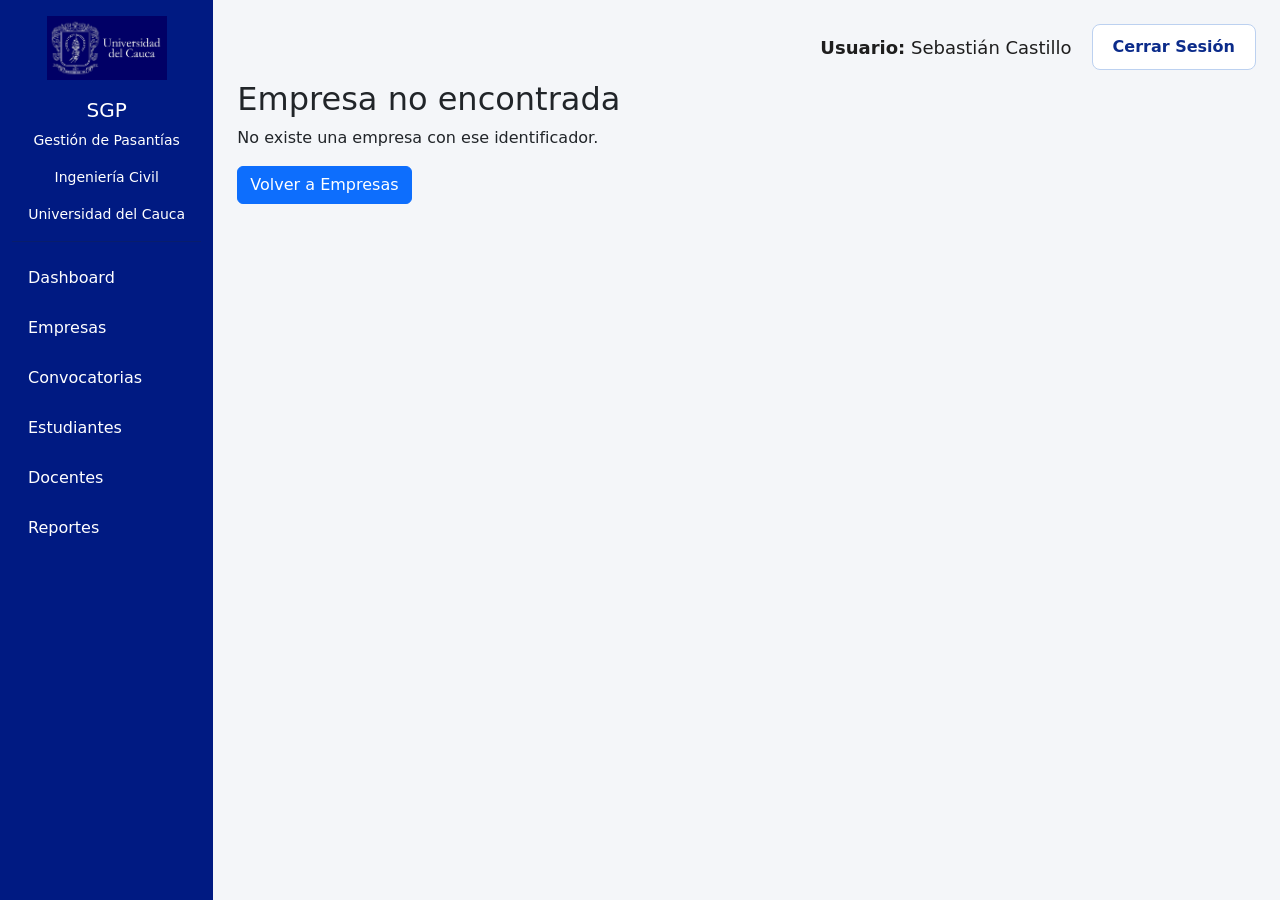
<file: detalle-empresa.html>
<!DOCTYPE html>
<html lang="es">

<head>

    <meta charset="UTF-8">
    <meta name="viewport" content="width=device-width, initial-scale=1.0">

    <title>Expediente Empresa</title>

    <link href="https://cdn.jsdelivr.net/npm/bootstrap@5.3.3/dist/css/bootstrap.min.css" rel="stylesheet">

    <link rel="stylesheet" href="css/styles.css">

</head>

<body>

<div class="container-fluid">

<div class="row">

    <!-- Sidebar -->

    <div class="col-md-2 sidebar">

        <div class="text-center mt-3">

            <img
                src="assets/logo-unicauca.png"
                alt="Universidad del Cauca"
                class="logo-unicauca">

            <h5 class="text-white mt-2">SGP</h5>

            <p class="text-white small">Gestión de Pasantías</p>

            <p class="text-white small">Ingeniería Civil</p>

            <p class="text-white small">Universidad del Cauca</p>

        </div>

        <hr>

        <ul class="nav flex-column">

            <li class="nav-item">
                <a class="nav-link" href="index.html">Dashboard</a>
            </li>

            <li class="nav-item">
                <a class="nav-link active" href="empresas.html">Empresas</a>
            </li>

            <li class="nav-item">
                <a class="nav-link" href="convocatorias.html">Convocatorias</a>
            </li>

            <li class="nav-item">
                <a class="nav-link" href="estudiantes.html">Estudiantes</a>
            </li>
            <li class="nav-item">
                    <a class="nav-link" href="docente.html">
                        Docentes
                    </a>
                </li>
            <li class="nav-item">
                <a class="nav-link" href="reportes.html">Reportes</a>
            </li>

        </ul>

    </div>

    <!-- Contenido -->

    <div class="col-md-10 p-4">

        <div class="usuario-bar">

            <div class="usuario-info">
                <strong>Usuario:</strong>
                Sebastián Castillo
            </div>

            <a href="login.html" class="btn-cerrar">
                Cerrar Sesión
            </a>

        </div>

        <!-- Si el id no existe, se muestra este aviso -->

        <div id="noEncontrada" style="display:none;">

            <h2>Empresa no encontrada</h2>

            <p>No existe una empresa con ese identificador.</p>

            <a href="empresas.html" class="btn btn-primary">
                Volver a Empresas
            </a>

        </div>

        <!-- Expediente: se llena desde JavaScript -->

        <div id="expediente" style="display:none;">

            <h2 class="mt-2" id="nombreEmpresa"></h2>

            <p>Expediente de validación empresarial</p>

            <div class="row mb-3">

                <div class="col-md-4">
                    <div class="card indicador h-100">
                        <div class="card-body">
                            <h6>Estado</h6>
                            <span class="badge" id="badgeEstado"></span>
                        </div>
                    </div>
                </div>

                <div class="col-md-4">
                    <div class="card indicador h-100">
                        <div class="card-body" id="tarjetaPlazo"></div>
                    </div>
                </div>

                <div class="col-md-4">
                    <div class="card indicador h-100">
                        <div class="card-body">
                            <h6>Programa</h6>
                            <h6 id="programaEmpresa"></h6>
                        </div>
                    </div>
                </div>

            </div>

            <div class="card mb-3">
                <div class="card-header">Estado del Proceso</div>
                <div class="card-body">
                    <div class="row text-center" id="procesoEmpresa"></div>
                </div>
            </div>

            <div class="card mb-3">
                <div class="card-header">Información General</div>
                <div class="card-body">
                    <p><strong>NIT:</strong> <span id="nitEmpresa"></span></p>
                    <p><strong>Representante:</strong> <span id="representanteEmpresa"></span></p>
                    <p><strong>Correo:</strong> <span id="correoEmpresa"></span></p>
                    <p><strong>Teléfono:</strong> <span id="telefonoEmpresa"></span></p>
                </div>
            </div>

            <div class="card mb-3">
                <div class="card-header">Lista de Chequeo</div>
                <div class="card-body">
                    <div class="list-group" id="listaChequeo"></div>
                </div>
            </div>

            <div class="card mb-3">
                <div class="card-header">Documentos Cargados</div>
                <div class="card-body">
                    <ul id="listaDocumentos"></ul>
                </div>
            </div>

            <div class="card mb-3">
                <div class="card-header">Observaciones</div>
                <div class="card-body">
                    <textarea class="form-control" rows="4" id="observacionesEmpresa"></textarea>
                </div>
            </div>

            <div class="card mb-3" id="tarjetaCorreccion" style="display:none;">
                <div class="card-header">Seguimiento de Corrección</div>
                <div class="card-body">
                    <p>
                        Estado actual:
                        <span class="badge bg-danger">Corrección requerida</span>
                    </p>
                    <p>
                        Fecha límite para corrección:
                        <span id="fechaLimiteCorreccion"></span>
                    </p>
                    <p>
                        Días hábiles restantes:
                        <span id="diasCorreccion"></span>
                    </p>
                </div>
            </div>

            <div class="card mb-3">
                <div class="card-header">Historial</div>
                <div class="card-body" id="historialEmpresa"></div>
            </div>

            <div class="mt-3" id="botonesAccion"></div>

        </div>

    </div>

</div>

</div>

<!-- Cuadro para Solicitar Corrección / Rechazar (la observación es obligatoria) -->

<div class="modal fade" id="modalDecision" tabindex="-1" aria-labelledby="tituloModalDecision" aria-hidden="true">

    <div class="modal-dialog modal-dialog-centered">

        <div class="modal-content">

            <div class="modal-header">
                <h5 class="modal-title" id="tituloModalDecision"></h5>
                <button type="button" class="btn-close" data-bs-dismiss="modal" aria-label="Cerrar"></button>
            </div>

            <div class="modal-body">

                <label for="motivoDecision" class="form-label" id="etiquetaModalDecision"></label>

                <textarea
                    id="motivoDecision"
                    class="form-control"
                    rows="4"></textarea>

                <div class="invalid-feedback" id="errorModalDecision"></div>

            </div>

            <div class="modal-footer">
                <button type="button" class="btn btn-outline-secondary" data-bs-dismiss="modal">Cancelar</button>
                <button type="button" id="btnConfirmarDecision"></button>
            </div>

        </div>

    </div>

</div>

<script src="https://cdn.jsdelivr.net/npm/bootstrap@5.3.3/dist/js/bootstrap.bundle.min.js"></script>

<script>
// Datos de las empresas (de ejemplo). El id debe coincidir con el
// que se envía desde empresas.html: detalle-empresa.html?id=1
//
// estado: "Pendiente" | "Corrección" | "Aprobada" | "Rechazada"
// diasRestantes y fechaLimite solo se usan en Pendiente y Corrección.
// resolucion solo se usa en Aprobada y Rechazada.
//
// Las empresas que se registran por enlace no están aquí: se leen de
// localStorage ("registros_empresas") con empresaDesdeRegistro(), más abajo.

const EMPRESAS = [

    {
        id: 1,
        nombre: "Constructora Andina S.A.S.",
        nit: "900123456-7",
        programa: "Ingeniería Civil",
        estado: "Pendiente",
        diasRestantes: 8,
        fechaLimite: "22/11/2026",
        representante: "Carlos Gómez",
        correo: "contacto@constructoraandina.com",
        telefono: "3124567890",
        checklist: [
            { nombre: "RUT", ok: true },
            { nombre: "Cámara de Comercio", ok: true },
            { nombre: "Representación Legal", ok: true },
            { nombre: "Supervisor Registrado", ok: true },
            { nombre: "Certificado SST", ok: false }
        ],
        documentos: [
            "RUT.pdf",
            "Camara_Comercio.pdf",
            "Representacion_Legal.pdf"
        ],
        observaciones: "Falta adjuntar el certificado SST actualizado solicitado por la coordinación.",
        historial: [
            "10/11/2026 - Empresa registrada.",
            "11/11/2026 - Documentos cargados.",
            "12/11/2026 - Revisión iniciada."
        ]
    },

    {
        id: 2,
        nombre: "Vías del Cauca S.A.S.",
        nit: "900765432-1",
        programa: "Ingeniería Civil",
        estado: "Corrección",
        diasRestantes: 5,
        fechaLimite: "20/11/2026",
        representante: "Andrea Salazar",
        correo: "contacto@viasdelcauca.com",
        telefono: "3101234567",
        checklist: [
            { nombre: "RUT", ok: true },
            { nombre: "Cámara de Comercio", ok: true },
            { nombre: "Representación Legal", ok: false },
            { nombre: "Supervisor Registrado", ok: true },
            { nombre: "Certificado SST", ok: true }
        ],
        documentos: [
            "RUT.pdf",
            "Camara_Comercio.pdf",
            "Representacion_Legal.pdf",
            "Certificado_SST.pdf"
        ],
        observaciones: "El certificado de representación legal está vencido. Debe adjuntarse uno con vigencia no mayor a 30 días.",
        historial: [
            "05/11/2026 - Empresa registrada.",
            "06/11/2026 - Documentos cargados.",
            "09/11/2026 - Revisión iniciada.",
            "10/11/2026 - Corrección solicitada a la empresa."
        ]
    },

    {
        id: 3,
        nombre: "Ingeniería y Obras del Sur S.A.S.",
        nit: "901234567-8",
        programa: "Ingeniería Civil",
        estado: "Aprobada",
        resolucion: "Aprobada el 26/10/2026",
        representante: "Julián Restrepo",
        correo: "contacto@ingenieriaobrassur.com",
        telefono: "3205551234",
        checklist: [
            { nombre: "RUT", ok: true },
            { nombre: "Cámara de Comercio", ok: true },
            { nombre: "Representación Legal", ok: true },
            { nombre: "Supervisor Registrado", ok: true },
            { nombre: "Certificado SST", ok: true }
        ],
        documentos: [
            "RUT.pdf",
            "Camara_Comercio.pdf",
            "Representacion_Legal.pdf",
            "Supervisor.pdf",
            "Certificado_SST.pdf"
        ],
        observaciones: "Documentación completa. La empresa cumple con todos los requisitos.",
        historial: [
            "20/10/2026 - Empresa registrada.",
            "21/10/2026 - Documentos cargados.",
            "23/10/2026 - Revisión iniciada.",
            "26/10/2026 - Empresa aprobada."
        ]
    },

    {
        id: 4,
        nombre: "Cementos Pacífico S.A.",
        nit: "800456789-2",
        programa: "Ingeniería Civil",
        estado: "Rechazada",
        resolucion: "Rechazada el 29/10/2026",
        representante: "Luis Fernando Mora",
        correo: "contacto@cementospacifico.com",
        telefono: "3157778899",
        checklist: [
            { nombre: "RUT", ok: true },
            { nombre: "Cámara de Comercio", ok: true },
            { nombre: "Representación Legal", ok: true },
            { nombre: "Supervisor Registrado", ok: false },
            { nombre: "Certificado SST", ok: false }
        ],
        documentos: [
            "RUT.pdf",
            "Camara_Comercio.pdf",
            "Representacion_Legal.pdf"
        ],
        observaciones: "No se registró supervisor ni se adjuntó el certificado SST dentro del plazo de corrección.",
        historial: [
            "15/10/2026 - Empresa registrada.",
            "16/10/2026 - Documentos cargados.",
            "18/10/2026 - Revisión iniciada.",
            "22/10/2026 - Corrección solicitada a la empresa.",
            "29/10/2026 - Empresa rechazada por no responder en el plazo."
        ]
    }

];

</script>

<script>

// Qué cambia según el estado de la empresa:
//  - texto y color de la etiqueta
//  - los 5 pasos del proceso (ok, actual, pendiente, error)
//  - los botones de acción
const CONFIG_ESTADO = {

    "Pendiente": {
        badge: "bg-warning text-dark",
        etiqueta: "Pendiente de Revisión",
        pasos: ["ok", "ok", "actual", "pendiente", "pendiente"],
        botones: [
            { texto: "Aprobar Empresa", clase: "btn-success", accion: "aprobar" },
            { texto: "Solicitar Corrección", clase: "btn-danger", accion: "correccion" }
        ]
    },

    "Corrección": {
        badge: "bg-danger",
        etiqueta: "Corrección requerida",
        pasos: ["ok", "ok", "ok", "actual", "pendiente"],
        botones: [
            { texto: "Aprobar Empresa", clase: "btn-success", accion: "aprobar" },
            { texto: "Rechazar Empresa", clase: "btn-outline-danger", accion: "rechazar" }
        ]
    },

    "Aprobada": {
        badge: "bg-success",
        etiqueta: "Aprobada",
        pasos: ["ok", "ok", "ok", "ok", "ok"],
        botones: []
    },

    "Rechazada": {
        badge: "bg-secondary",
        etiqueta: "Rechazada",
        pasos: ["ok", "ok", "ok", "pendiente", "error"],
        botones: []
    }

};

const ICONOS_PASO = {
    ok: "✅",
    actual: "🟡",
    pendiente: "⬜",
    error: "❌"
};

const NOMBRES_PASO = ["Registro", "Documentos", "Revisión", "Corrección", "Aprobación"];

// Evita que un texto con símbolos rompa el HTML
function esc(texto){
    const div = document.createElement("div");
    div.textContent = texto;
    return div.innerHTML;
}

function mostrarEmpresa(empresa){

    const config = CONFIG_ESTADO[empresa.estado];

    document.title = "Expediente - " + empresa.nombre;

    // Encabezado
    document.getElementById("nombreEmpresa").textContent = empresa.nombre;
    document.getElementById("programaEmpresa").textContent = empresa.programa;

    const badge = document.getElementById("badgeEstado");
    badge.className = "badge " + config.badge;
    badge.textContent = config.etiqueta;

    // Tarjeta del plazo: días restantes o resolución
    const tarjetaPlazo = document.getElementById("tarjetaPlazo");

    if (empresa.estado === "Pendiente" || empresa.estado === "Corrección") {
        tarjetaPlazo.innerHTML =
            "<h6>Días restantes</h6>" +
            "<h3>" + esc(String(empresa.diasRestantes)) + "</h3>" +
            '<p class="text-danger mb-0">Vence en ' +
            esc(String(empresa.diasRestantes)) + " días hábiles</p>";
    } else {
        tarjetaPlazo.innerHTML =
            "<h6>Resolución</h6>" +
            "<h6>" + esc(empresa.resolucion) + "</h6>";
    }

    // Estado del proceso
    document.getElementById("procesoEmpresa").innerHTML =
        config.pasos.map(function(paso, i){
            return '<div class="col">' + ICONOS_PASO[paso] + "<br>" +
                   NOMBRES_PASO[i] + "</div>";
        }).join("");

    // Información general
    document.getElementById("nitEmpresa").textContent = empresa.nit;
    document.getElementById("representanteEmpresa").textContent = empresa.representante;
    document.getElementById("correoEmpresa").textContent = empresa.correo;
    document.getElementById("telefonoEmpresa").textContent = empresa.telefono;

    // Lista de chequeo
    document.getElementById("listaChequeo").innerHTML =
        empresa.checklist.map(function(item){
            return item.ok
                ? '<div class="list-group-item">✅ ' + esc(item.nombre) + "</div>"
                : '<div class="list-group-item text-danger">❌ ' + esc(item.nombre) + "</div>";
        }).join("");

    // Documentos
    document.getElementById("listaDocumentos").innerHTML =
        empresa.documentos.map(function(doc){
            return "<li>" + esc(doc) + "</li>";
        }).join("");

    // Observaciones
    // Editable solo mientras la empresa sigue en revisión
    const cajaObservaciones = document.getElementById("observacionesEmpresa");
    cajaObservaciones.value = empresa.observaciones;
    cajaObservaciones.readOnly = !(empresa.estado === "Pendiente" || empresa.estado === "Corrección");

    // Seguimiento de corrección: solo cuando la empresa está en corrección
    const tarjetaCorreccion = document.getElementById("tarjetaCorreccion");

    if (empresa.estado === "Corrección") {
        document.getElementById("fechaLimiteCorreccion").textContent = empresa.fechaLimite;
        document.getElementById("diasCorreccion").textContent = empresa.diasRestantes;
        tarjetaCorreccion.style.display = "block";
    } else {
        tarjetaCorreccion.style.display = "none";
    }

    // Historial
    document.getElementById("historialEmpresa").innerHTML =
        empresa.historial.map(function(evento){
            return "<p>" + esc(evento) + "</p>";
        }).join("");

    // Botones de acción según el estado
    document.getElementById("botonesAccion").innerHTML =
        config.botones.map(function(boton){
            return '<button type="button" class="btn ' + boton.clase + ' me-2" data-accion="' +
                   boton.accion + '">' + esc(boton.texto) + "</button>";
        }).join("");

    document.getElementById("expediente").style.display = "block";
}

// ---------------------------------------------------------------
// Empresas registradas por enlace (subir-documentos.html las guarda
// en localStorage con clave "registros_empresas"; el id es el token)
// ---------------------------------------------------------------

function pad(n){
    return String(n).padStart(2, "0");
}

function fechaCorta(fecha){
    return pad(fecha.getDate()) + "/" + pad(fecha.getMonth() + 1) + "/" + fecha.getFullYear();
}

function empresaDesdeRegistro(token){

    if (!token) return null;

    let registros = [];

    try {
        registros = JSON.parse(localStorage.getItem("registros_empresas")) || [];
    } catch (e) {
        return null;
    }

    const reg = registros.find(function(r){ return r.token === token; });

    if (!reg) return null;

    const datos = reg.empresa || {};

    let fecha = new Date(reg.fecha);
    if (isNaN(fecha.getTime())) fecha = new Date();

    // 10 días desde el registro (igual que en la lista de Empresas)
    const transcurridos = Math.floor((Date.now() - fecha.getTime()) / 86400000);
    const dias = Math.max(0, 10 - transcurridos);
    const limite = new Date(fecha.getTime() + 10 * 86400000);

    const supervisor = reg.supervisor && reg.supervisor.nombre
        ? "Supervisor Registrado (" + reg.supervisor.nombre + ")"
        : "Supervisor Registrado";

    return {
        id: token,
        nombre: datos.nombre || "Empresa sin nombre",
        nit: datos.nit || "—",
        programa: "Ingeniería Civil",
        estado: "Pendiente",
        diasRestantes: dias,
        fechaLimite: fechaCorta(limite),
        representante: datos.representante || "—",
        correo: datos.correo || "—",
        telefono: datos.telefono || "—",
        // El formulario no deja enviar si falta alguno de los 5 documentos
        checklist: [
            { nombre: "Cámara de Comercio o RUT", ok: true },
            { nombre: "Representación Legal", ok: true },
            { nombre: supervisor, ok: true },
            { nombre: "Compromiso de afiliación ARL", ok: true },
            { nombre: "Certificado SST", ok: true }
        ],
        documentos: (reg.documentos || []).map(function(d){
            return d.archivo;
        }),
        observaciones: "",
        historial: [
            fechaCorta(fecha) + " - Empresa registrada mediante enlace.",
            fechaCorta(fecha) + " - Documentos cargados."
        ]
    };
}

// Lee el id de la URL: detalle-empresa.html?id=2  (o ?id=<token> si se registró por enlace)
const parametroId = new URLSearchParams(window.location.search).get("id");

// ---------------------------------------------------------------
// Decisiones del coordinador (simulación con localStorage)
// Se guardan con la clave empresa_<id> y las lee empresas.html
// ---------------------------------------------------------------

const CLAVE_EMPRESA = "empresa_" + parametroId;

function leerDecision(){
    try {
        return JSON.parse(localStorage.getItem(CLAVE_EMPRESA));
    } catch (e) {
        return null;
    }
}

// Suma días hábiles (sin sábados ni domingos)
function sumarDiasHabiles(fecha, cantidad){
    const d = new Date(fecha);
    let sumados = 0;
    while (sumados < cantidad) {
        d.setDate(d.getDate() + 1);
        const dia = d.getDay();
        if (dia !== 0 && dia !== 6) sumados++;
    }
    return d;
}

// Días hábiles que faltan desde hoy hasta la fecha límite
function habilesRestantes(limite){
    const d = new Date();
    d.setHours(0, 0, 0, 0);
    const fin = new Date(limite);
    fin.setHours(0, 0, 0, 0);
    let cuenta = 0;
    while (d < fin) {
        d.setDate(d.getDate() + 1);
        const dia = d.getDay();
        if (dia !== 0 && dia !== 6) cuenta++;
    }
    return cuenta;
}

// Empresa tal como se muestra: datos base + lo decidido por el coordinador
function construirVista(){

    const base =
        EMPRESAS.find(function(e){ return String(e.id) === parametroId; }) ||
        empresaDesdeRegistro(parametroId);

    if (!base) return null;

    const vista = JSON.parse(JSON.stringify(base));
    const guardado = leerDecision();

    if (guardado && CONFIG_ESTADO[guardado.estado]) {

        vista.estado = guardado.estado;
        vista.observaciones = guardado.observacion || "";
        vista.historial = vista.historial.concat(guardado.eventos || []);

        if (guardado.estado === "Corrección") {
            const limite = new Date(guardado.limite);
            vista.fechaLimite = fechaCorta(limite);
            vista.diasRestantes = habilesRestantes(limite);
        } else {
            vista.resolucion = guardado.estado + " el " + fechaCorta(new Date(guardado.fecha));
        }
    }

    return vista;
}

const EVENTO_DECISION = {
    "Aprobada":   " - Empresa aprobada.",
    "Corrección": " - Corrección solicitada a la empresa.",
    "Rechazada":  " - Empresa rechazada."
};

function decidir(estado, observacion){

    const previo = leerDecision() || { eventos: [] };
    const ahora = new Date();

    const registro = {
        estado: estado,
        observacion: observacion,
        fecha: ahora.toISOString(),
        eventos: (previo.eventos || []).concat([fechaCorta(ahora) + EVENTO_DECISION[estado]])
    };

    // La empresa tiene 5 días hábiles para corregir
    if (estado === "Corrección") {
        registro.limite = sumarDiasHabiles(ahora, 5).toISOString();
    }

    try {
        localStorage.setItem(CLAVE_EMPRESA, JSON.stringify(registro));
    } catch (e) {}

    mostrarEmpresa(construirVista());
}

// Textos del cuadro según la acción
const TEXTOS_MODAL = {
    "Corrección": {
        titulo: "Solicitar corrección",
        etiqueta: "¿Qué debe corregir la empresa? *",
        error: "Debes indicar qué debe corregir la empresa.",
        boton: "Enviar solicitud",
        clase: "btn btn-danger"
    },
    "Rechazada": {
        titulo: "Rechazar empresa",
        etiqueta: "¿Por qué se rechaza esta empresa? *",
        error: "Debes escribir el motivo del rechazo.",
        boton: "Confirmar rechazo",
        clase: "btn btn-dark"
    }
};

const elementoModal  = document.getElementById("modalDecision");
const cajaMotivo     = document.getElementById("motivoDecision");
const botonConfirmar = document.getElementById("btnConfirmarDecision");
let estadoDelModal   = null;

function abrirModal(estado){

    const t = TEXTOS_MODAL[estado];

    estadoDelModal = estado;

    document.getElementById("tituloModalDecision").textContent   = t.titulo;
    document.getElementById("etiquetaModalDecision").textContent = t.etiqueta;
    document.getElementById("errorModalDecision").textContent    = t.error;

    botonConfirmar.textContent = t.boton;
    botonConfirmar.className   = t.clase;

    bootstrap.Modal.getOrCreateInstance(elementoModal).show();
}

// Los botones se dibujan desde JavaScript, por eso se escucha en el contenedor
document.getElementById("botonesAccion").addEventListener("click", function(e){

    const boton = e.target.closest("[data-accion]");

    if (!boton) return;

    const accion = boton.dataset.accion;

    if (accion === "aprobar") {
        if (window.confirm("¿Aprobar esta empresa?")) {
            decidir("Aprobada", document.getElementById("observacionesEmpresa").value.trim());
        }
        return;
    }

    abrirModal(accion === "correccion" ? "Corrección" : "Rechazada");
});

// En Solicitar corrección y en Rechazar la observación es obligatoria
botonConfirmar.addEventListener("click", function(){

    const texto = cajaMotivo.value.trim();

    if (texto === "") {
        cajaMotivo.classList.add("is-invalid");
        cajaMotivo.focus();
        return;
    }

    cajaMotivo.classList.remove("is-invalid");

    decidir(estadoDelModal, texto);

    bootstrap.Modal.getInstance(elementoModal).hide();
});

cajaMotivo.addEventListener("input", function(){
    if (cajaMotivo.value.trim() !== "") {
        cajaMotivo.classList.remove("is-invalid");
    }
});

// Al cerrar el cuadro se limpia para la próxima vez
elementoModal.addEventListener("hidden.bs.modal", function(){
    cajaMotivo.value = "";
    cajaMotivo.classList.remove("is-invalid");
});

const empresaActual = construirVista();

if (empresaActual) {
    mostrarEmpresa(empresaActual);
} else {
    document.getElementById("noEncontrada").style.display = "block";
}

</script>

</body>

</html>
</file>
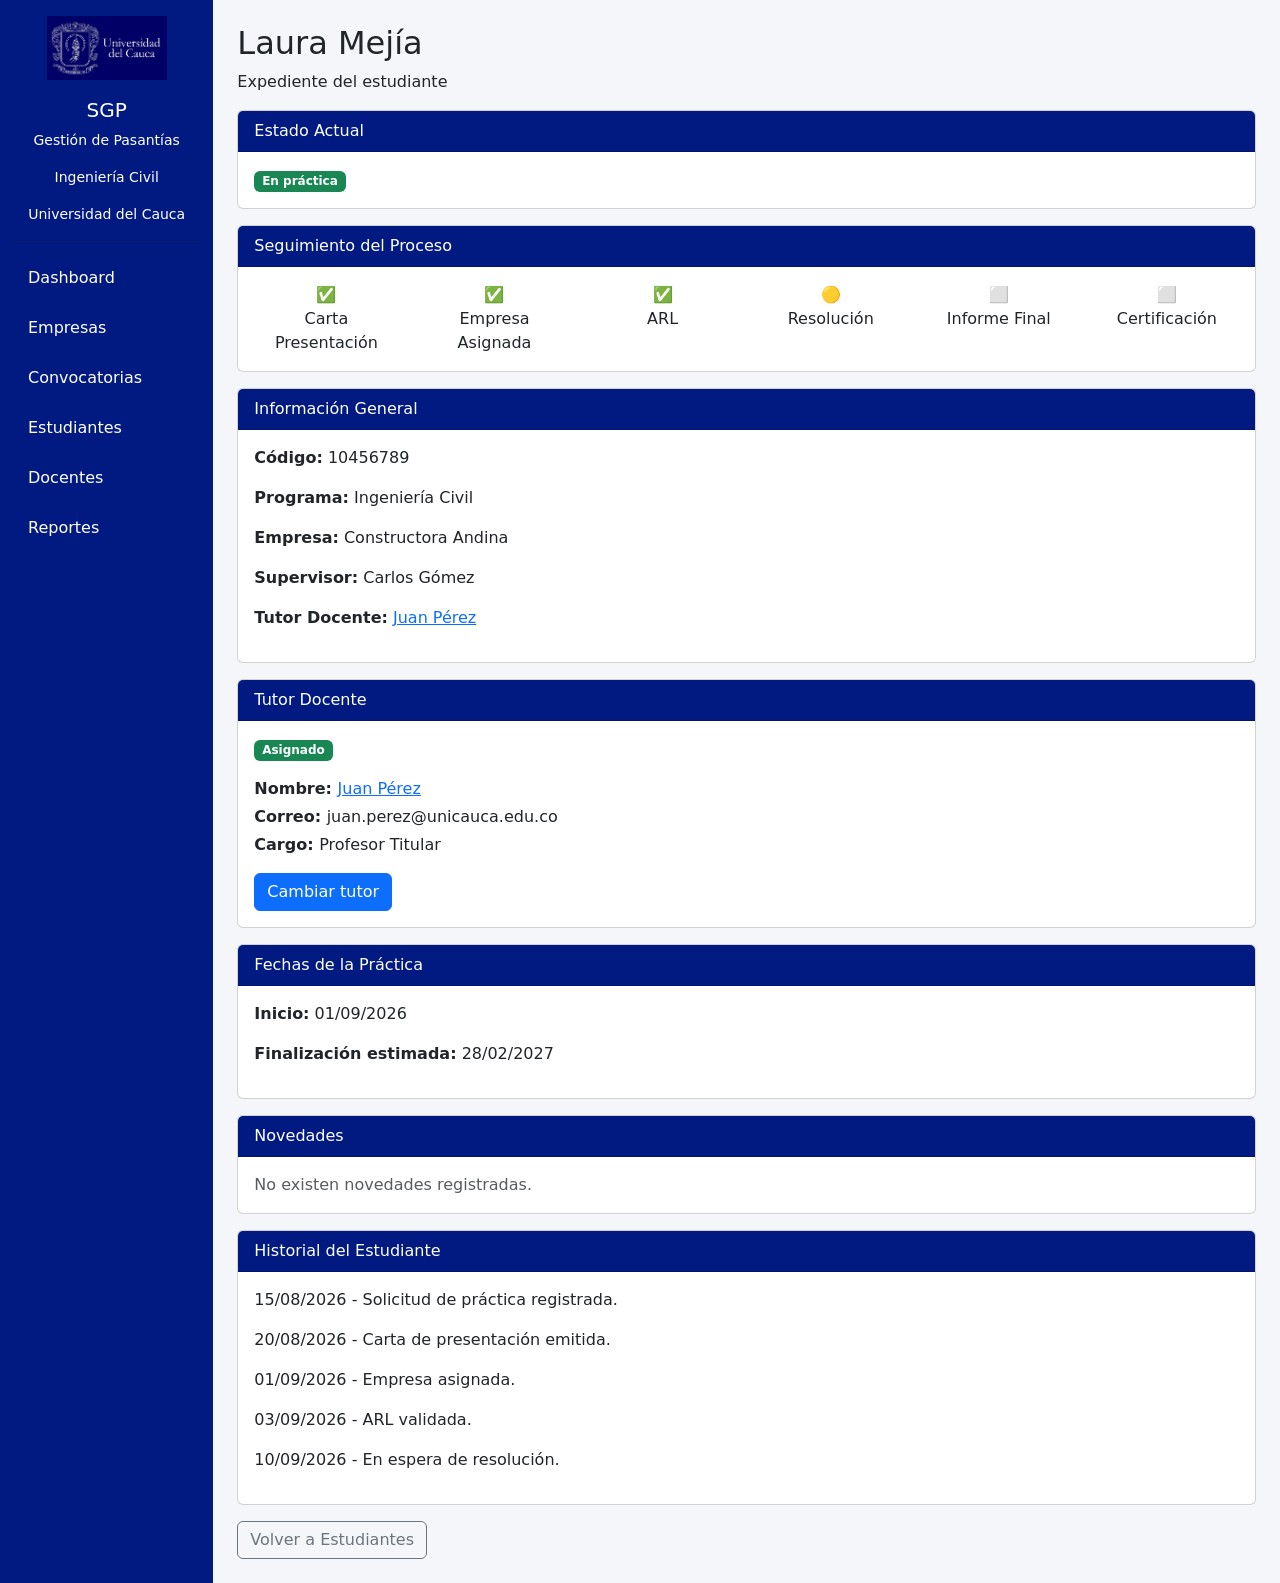
<file: detalle-estudiante.html>
<!DOCTYPE html>
<html lang="es">

<head>

<meta charset="UTF-8">
<meta name="viewport" content="width=device-width, initial-scale=1.0">

<title>Expediente Estudiante</title>

<link href="https://cdn.jsdelivr.net/npm/bootstrap@5.3.3/dist/css/bootstrap.min.css" rel="stylesheet">

<link rel="stylesheet" href="css/styles.css">

</head>

<body>

<div class="container-fluid">

<div class="row">

<div class="col-md-2 sidebar">

    <div class="text-center mt-3">

        <img
            src="assets/logo-unicauca.png"
            alt="Universidad del Cauca"
            class="logo-unicauca">

        <h5 class="text-white mt-2">
            SGP
        </h5>

        <p class="text-white small">
            Gestión de Pasantías
        </p>

        <p class="text-white small">
            Ingeniería Civil
        </p>

        <p class="text-white small">
            Universidad del Cauca
        </p>

    </div>

    <hr>

    <ul class="nav flex-column">

        <li class="nav-item">
            <a class="nav-link" href="index.html">Dashboard</a>
        </li>

        <li class="nav-item">
            <a class="nav-link" href="empresas.html">Empresas</a>
        </li>

        <li class="nav-item">
            <a class="nav-link" href="convocatorias.html">Convocatorias</a>
        </li>

        <li class="nav-item">
            <a class="nav-link active" href="estudiantes.html">Estudiantes</a>
        </li>

        <li class="nav-item">
            <a class="nav-link" href="docente.html">Docentes</a>
        </li>

        <li class="nav-item">
            <a class="nav-link" href="reportes.html">Reportes</a>
        </li>

    </ul>

</div>

<div class="col-md-10 p-4">

<!-- Estudiante no encontrado -->

<div id="noEncontrado" style="display:none;">

    <h2>Estudiante no encontrado</h2>

    <p>El estudiante que buscas no existe.</p>

    <a href="estudiantes.html" class="btn btn-primary">Volver a Estudiantes</a>

</div>

<div id="contenido">

<h2 id="tituloNombre"></h2>

<p>
Expediente del estudiante
</p>

<div class="card mb-3">

<div class="card-header">

Estado Actual

</div>

<div class="card-body">

<span id="badgeEstado" class="badge bg-success"></span>

</div>

</div>

<div class="card mb-3">

<div class="card-header">

Seguimiento del Proceso

</div>

<div class="card-body">

<div class="row text-center" id="filaSeguimiento"></div>

</div>

</div>

<div class="card mb-3">

    <div class="card-header">

        Información General

    </div>

    <div class="card-body">

        <p><strong>Código:</strong> <span id="infoCodigo"></span></p>

        <p><strong>Programa:</strong> <span id="infoPrograma"></span></p>

        <p><strong>Empresa:</strong> <span id="infoEmpresa"></span></p>

        <p><strong>Supervisor:</strong> <span id="infoSupervisor"></span></p>

        <p><strong>Tutor Docente:</strong> <span id="infoTutor"></span></p>

    </div>

</div>

<!-- Tutor Docente: la coordinación lo asigna o lo cambia (js/asignaciones.js) -->

<div id="tarjetaDirector"></div>

<div class="card mb-3">

    <div class="card-header">

        Fechas de la Práctica

    </div>

    <div class="card-body">

        <p><strong>Inicio:</strong> <span id="infoInicio"></span></p>

        <p><strong id="etiquetaFin">Finalización estimada:</strong> <span id="infoFin"></span></p>

    </div>

</div>

<div class="card mb-3">

    <div class="card-header">

        Novedades

    </div>

    <div class="card-body" id="cuerpoNovedades"></div>

</div>

<div class="card mb-3">

    <div class="card-header">

        Historial del Estudiante

    </div>

    <div class="card-body" id="cuerpoHistorial"></div>

</div>

<div class="mt-3">

    <a href="estudiantes.html" class="btn btn-outline-secondary">
        Volver a Estudiantes
    </a>

</div>

</div>

</div>

</div>

</div>

<script src="js/datos.js"></script>
<script src="js/asignaciones.js"></script>

<script>

// Si js/datos.js no está en la carpeta js, se avisa en pantalla en vez de quedar vacío
if (typeof ESTUDIANTES === "undefined") {
    document.getElementById("contenido").style.display = "none";
    document.getElementById("noEncontrado").style.display = "";
    document.querySelector("#noEncontrado h2").textContent = "No se pudieron cargar los datos";
    document.querySelector("#noEncontrado p").textContent = "Verifica que el archivo js/datos.js exista dentro de la carpeta js.";
    throw new Error("js/datos.js no se cargó");
}

// Si js/asignaciones.js falta, la página sigue funcionando con los datos de js/datos.js
const ASIG = window.Asignaciones || {
    docenteIdDe: function(e){ return e.docenteId || null; },
    historialDe: function(){ return []; },
    montar: function(){}
};

const ETAPAS = [
    "Carta Presentación",
    "Empresa Asignada",
    "ARL",
    "Resolución",
    "Informe Final",
    "Certificación"
];

const params = new URLSearchParams(window.location.search);

// Sin ?codigo= se muestra el primer estudiante, como antes
const estudiante = buscarEstudiante(params.get("codigo") || ESTUDIANTES[0].codigo);

function agregarParrafo(contenedor, texto, claseExtra){
    const p = document.createElement("p");
    p.textContent = texto;
    if (claseExtra) p.className = claseExtra;
    contenedor.appendChild(p);
}

if (!estudiante) {

    document.getElementById("contenido").style.display = "none";
    document.getElementById("noEncontrado").style.display = "";

} else {

    document.title = "Expediente Estudiante - " + estudiante.nombre;

    document.getElementById("tituloNombre").textContent = estudiante.nombre;

    const badge = document.getElementById("badgeEstado");
    badge.textContent = estudiante.estado;
    badge.className   = CLASE_ESTADO_ESTUDIANTE[estudiante.estado] || "badge bg-secondary";

    // Seguimiento
    const fila = document.getElementById("filaSeguimiento");

    ETAPAS.forEach(function(etapa, i){
        const col = document.createElement("div");
        col.className = "col";
        col.appendChild(document.createTextNode(estudiante.pasos[i]));
        col.appendChild(document.createElement("br"));
        col.appendChild(document.createTextNode(etapa));
        fila.appendChild(col);
    });

    // Información general
    document.getElementById("infoCodigo").textContent     = estudiante.codigo;
    document.getElementById("infoPrograma").textContent   = estudiante.programa;
    document.getElementById("infoEmpresa").textContent    = estudiante.empresa;
    document.getElementById("infoSupervisor").textContent = estudiante.supervisor;

    // Tutor docente: lleva al expediente del docente
    const infoTutor = document.getElementById("infoTutor");
    const idDirector = ASIG.docenteIdDe(estudiante);
    const tutor = idDirector ? buscarDocente(idDirector) : null;

    if (tutor) {
        const enlace = document.createElement("a");
        enlace.href = "detalle-docente.html?id=" + encodeURIComponent(tutor.id);
        enlace.textContent = tutor.nombre;
        infoTutor.appendChild(enlace);
    } else {
        infoTutor.textContent = "Sin asignar";
    }

    // Tarjeta para asignar o cambiar el tutor
    ASIG.montar(estudiante);

    // Fechas
    document.getElementById("infoInicio").textContent = estudiante.inicio;
    document.getElementById("infoFin").textContent    = estudiante.fin;

    if (estudiante.estado === "Finalizado") {
        document.getElementById("etiquetaFin").textContent = "Finalización:";
    }

    // Novedades
    const cuerpoNovedades = document.getElementById("cuerpoNovedades");

    if (estudiante.novedades.length === 0) {
        agregarParrafo(cuerpoNovedades, "No existen novedades registradas.", "mb-0 text-muted");
    } else {
        estudiante.novedades.forEach(function(nov){
            agregarParrafo(cuerpoNovedades, nov);
        });
    }

    // Historial (el de js/datos.js y, después, las asignaciones de tutor)
    const cuerpoHistorial = document.getElementById("cuerpoHistorial");

    estudiante.historial.concat(ASIG.historialDe(estudiante)).forEach(function(linea){
        agregarParrafo(cuerpoHistorial, linea);
    });
}

</script>

</body>

</html>
</file>
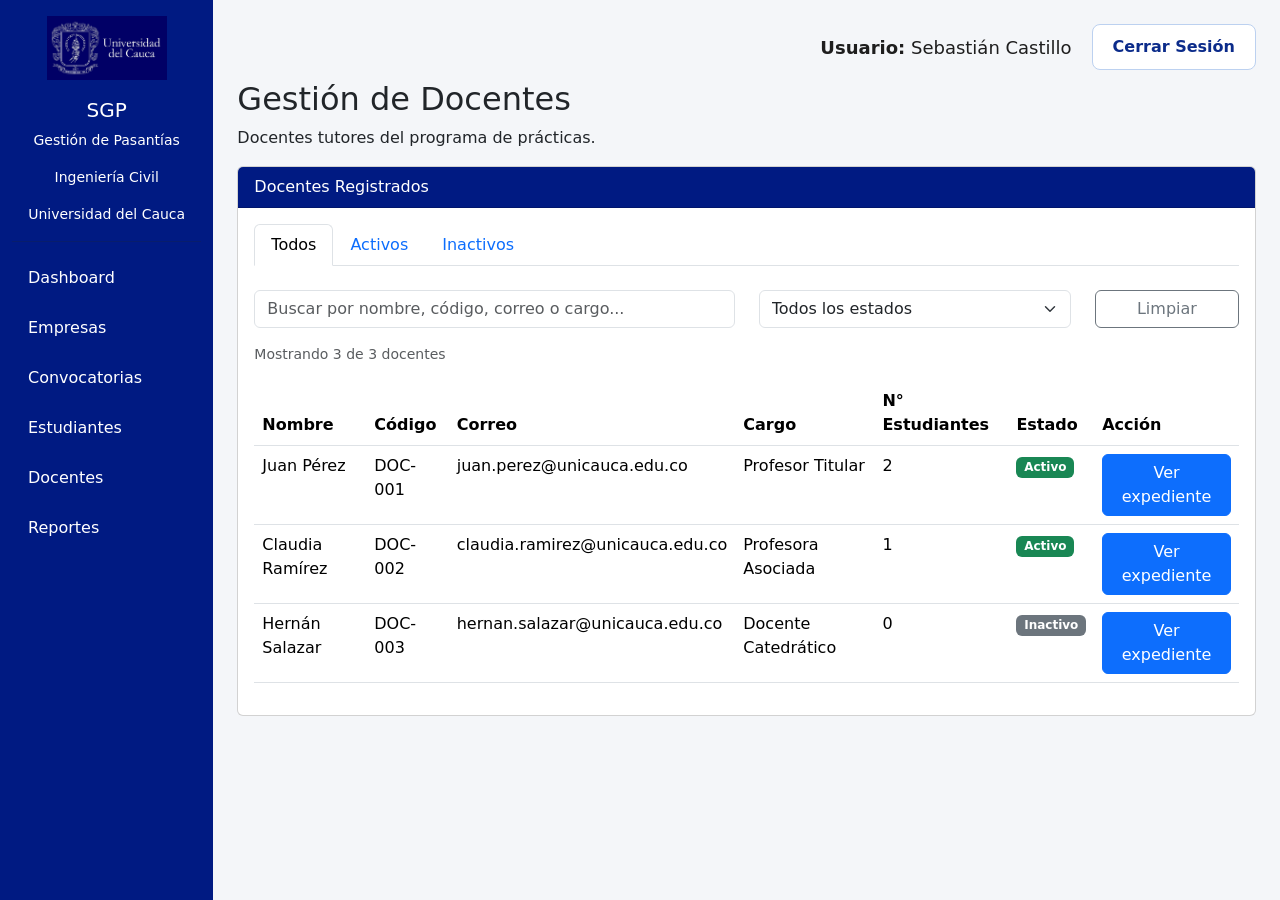
<file: docente.html>
<!DOCTYPE html>
<html lang="es">

<head>

    <meta charset="UTF-8">
    <meta name="viewport" content="width=device-width, initial-scale=1.0">

    <title>Gestión de Docentes</title>

    <link href="https://cdn.jsdelivr.net/npm/bootstrap@5.3.3/dist/css/bootstrap.min.css" rel="stylesheet">

    <link rel="stylesheet" href="css/styles.css">

</head>

<body>

<div class="container-fluid">

<div class="row">

    <!-- Sidebar -->

    <div class="col-md-2 sidebar">

        <div class="text-center mt-3">

            <img
                src="assets/logo-unicauca.png"
                alt="Universidad del Cauca"
                class="logo-unicauca">

            <h5 class="text-white mt-2">SGP</h5>

            <p class="text-white small">Gestión de Pasantías</p>

            <p class="text-white small">Ingeniería Civil</p>

            <p class="text-white small">Universidad del Cauca</p>

        </div>

        <hr>

        <ul class="nav flex-column">

            <li class="nav-item">
                <a class="nav-link" href="index.html">Dashboard</a>
            </li>

            <li class="nav-item">
                <a class="nav-link" href="empresas.html">Empresas</a>
            </li>

            <li class="nav-item">
                <a class="nav-link" href="convocatorias.html">Convocatorias</a>
            </li>

            <li class="nav-item">
                <a class="nav-link" href="estudiantes.html">Estudiantes</a>
            </li>

            <li class="nav-item">
                <a class="nav-link active" href="docente.html">Docentes</a>
            </li>

            <li class="nav-item">
                <a class="nav-link" href="reportes.html">Reportes</a>
            </li>

        </ul>

    </div>

    <!-- Contenido -->

    <div class="col-md-10 p-4">

        <div class="usuario-bar">

            <div class="usuario-info">
                <strong>Usuario:</strong>
                Sebastián Castillo
            </div>

            <a href="login.html" class="btn-cerrar">
                Cerrar Sesión
            </a>

        </div>

        <h2>Gestión de Docentes</h2>

        <p>Docentes tutores del programa de prácticas.</p>

        <div class="card">

            <div class="card-header">
                Docentes Registrados
            </div>

            <div class="card-body">

                <!-- Pestañas: cada una filtra por estado -->

                <ul class="nav nav-tabs mb-4" id="tabsEstado">

                    <li class="nav-item">
                        <a class="nav-link active" href="#" data-estado="">Todos</a>
                    </li>

                    <li class="nav-item">
                        <a class="nav-link" href="#" data-estado="Activo">Activos</a>
                    </li>

                    <li class="nav-item">
                        <a class="nav-link" href="#" data-estado="Inactivo">Inactivos</a>
                    </li>

                </ul>

                <!-- Filtros -->

                <div class="row mb-3">

                    <div class="col-md-6">
                        <input
                            type="text"
                            id="buscadorDocentes"
                            class="form-control"
                            placeholder="Buscar por nombre, código, correo o cargo...">
                    </div>

                    <div class="col-md-4">
                        <select class="form-select" id="filtroEstado">
                            <option value="">Todos los estados</option>
                            <option value="Activo">Activo</option>
                            <option value="Inactivo">Inactivo</option>
                        </select>
                    </div>

                    <div class="col-md-2">
                        <button
                            type="button"
                            id="btnLimpiar"
                            class="btn btn-outline-secondary w-100">
                            Limpiar
                        </button>
                    </div>

                </div>

                <p class="text-muted small mb-3" id="contador"></p>

                <table class="table">

                    <thead>
                        <tr>
                            <th>Nombre</th>
                            <th>Código</th>
                            <th>Correo</th>
                            <th>Cargo</th>
                            <th>N° Estudiantes</th>
                            <th>Estado</th>
                            <th>Acción</th>
                        </tr>
                    </thead>

                    <tbody id="tablaDocentes"></tbody>

                </table>

                <p class="text-center text-muted my-4" id="sinResultados" style="display:none;">
                    No hay docentes que coincidan con los filtros.
                </p>

            </div>

        </div>

    </div>

</div>

</div>

<script src="js/datos.js"></script>

<script>

// Si js/datos.js no está en la carpeta js, se avisa en pantalla en vez de quedar vacío
if (typeof DOCENTES === "undefined") {
    const aviso = document.getElementById("sinResultados");
    aviso.textContent = "No se pudo cargar js/datos.js. Verifica que el archivo exista dentro de la carpeta js.";
    aviso.style.display = "block";
    throw new Error("js/datos.js no se cargó");
}

const tbody = document.getElementById("tablaDocentes");

function crearCelda(texto, clase){
    const td = document.createElement("td");
    td.textContent = texto;
    if (clase) td.className = clase;
    return td;
}

// Las filas se arman desde js/datos.js (una sola fuente de datos)
DOCENTES.forEach(function(d){

    const tr = document.createElement("tr");
    tr.dataset.estado = d.estado;

    tr.appendChild(crearCelda(d.nombre, "nombre-docente"));
    tr.appendChild(crearCelda(d.codigo, "codigo-docente"));
    tr.appendChild(crearCelda(d.correo, "correo-docente"));
    tr.appendChild(crearCelda(d.cargo, "cargo-docente"));
    tr.appendChild(crearCelda(estudiantesDeDocente(d.id).length));

    const tdEstado = document.createElement("td");
    const badge = document.createElement("span");
    badge.className = CLASE_ESTADO_DOCENTE[d.estado] || "badge bg-secondary";
    badge.textContent = d.estado;
    tdEstado.appendChild(badge);
    tr.appendChild(tdEstado);

    const tdAccion = document.createElement("td");
    const enlace = document.createElement("a");
    enlace.href = "detalle-docente.html?id=" + encodeURIComponent(d.id);
    enlace.className = "btn btn-primary";
    enlace.textContent = "Ver expediente";
    tdAccion.appendChild(enlace);
    tr.appendChild(tdAccion);

    tbody.appendChild(tr);
});

const buscador      = document.getElementById("buscadorDocentes");
const selectEstado  = document.getElementById("filtroEstado");
const btnLimpiar    = document.getElementById("btnLimpiar");
const tabs          = document.querySelectorAll("#tabsEstado .nav-link");
const filas         = tbody.querySelectorAll("tr[data-estado]");
const sinResultados = document.getElementById("sinResultados");
const contador      = document.getElementById("contador");

// Minúsculas y sin tildes, para que "ramirez" encuentre "Ramírez"
function normalizar(texto){
    return texto
        .toLowerCase()
        .normalize("NFD")
        .replace(/[\u0300-\u036f]/g, "")
        .trim();
}

function marcarPestana(estado){
    tabs.forEach(function(tab){
        tab.classList.toggle("active", tab.dataset.estado === estado);
    });
}

function filtrar(){

    const texto  = normalizar(buscador.value);
    const estado = selectEstado.value;

    let visibles = 0;

    filas.forEach(function(fila){

        const contenido = normalizar(
            fila.querySelector(".nombre-docente").textContent + " " +
            fila.querySelector(".codigo-docente").textContent + " " +
            fila.querySelector(".correo-docente").textContent + " " +
            fila.querySelector(".cargo-docente").textContent
        );

        const coincideTexto  = texto === "" || contenido.includes(texto);
        const coincideEstado = estado === "" || fila.dataset.estado === estado;

        const mostrar = coincideTexto && coincideEstado;

        fila.style.display = mostrar ? "" : "none";

        if (mostrar) visibles++;
    });

    sinResultados.style.display = visibles === 0 ? "block" : "none";
    contador.textContent = "Mostrando " + visibles + " de " + filas.length + " docentes";
}

// Pestañas: cambian el estado y mantienen sincronizado el select
tabs.forEach(function(tab){
    tab.addEventListener("click", function(e){
        e.preventDefault();
        selectEstado.value = tab.dataset.estado;
        marcarPestana(tab.dataset.estado);
        filtrar();
    });
});

// Select: cambia el estado y mantiene sincronizada la pestaña
selectEstado.addEventListener("change", function(){
    marcarPestana(selectEstado.value);
    filtrar();
});

buscador.addEventListener("input", filtrar);

btnLimpiar.addEventListener("click", function(){
    buscador.value = "";
    selectEstado.value = "";
    marcarPestana("");
    filtrar();
});

filtrar();

</script>

</body>

</html>
</file>
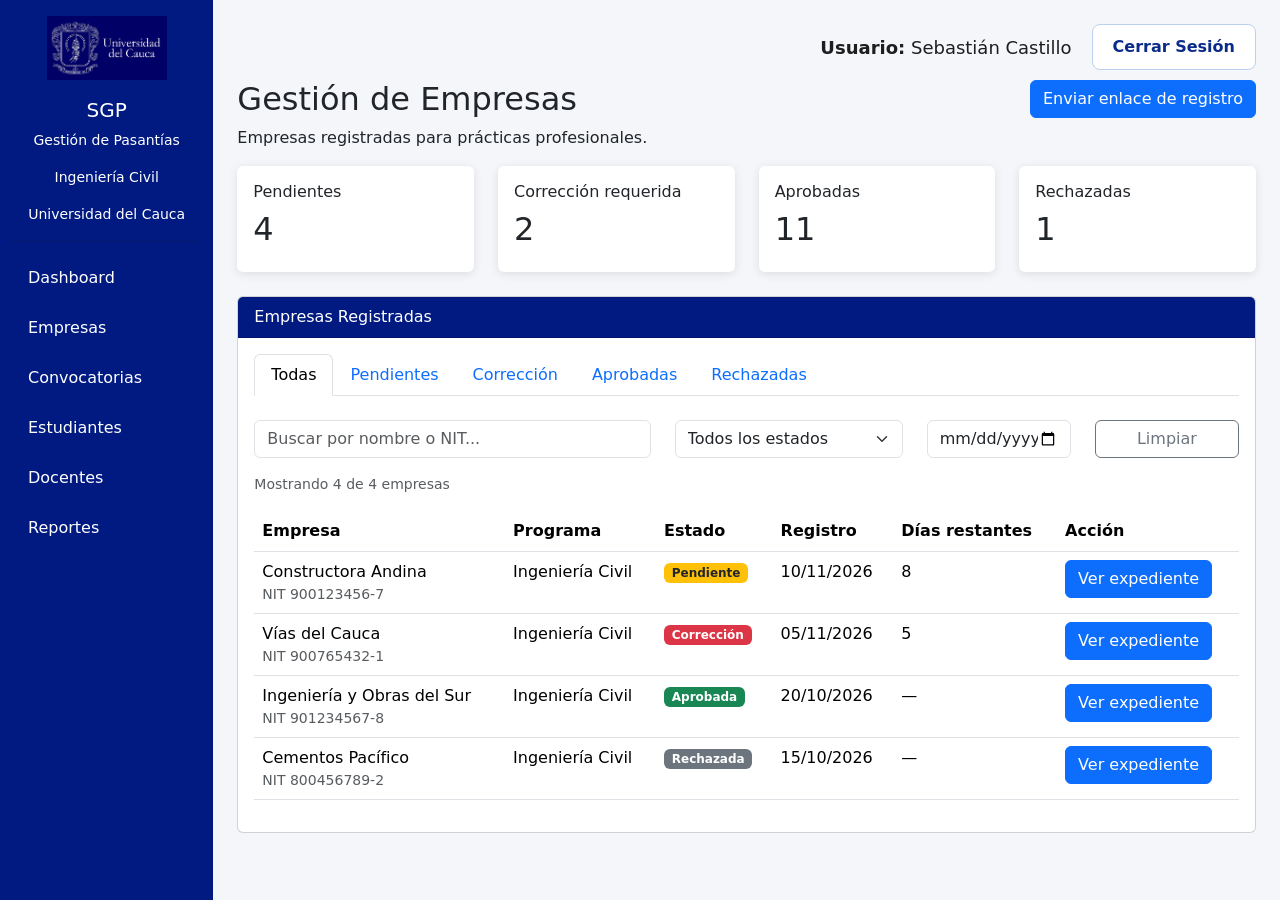
<file: empresas.html>
<!DOCTYPE html>
<html lang="es">

<head>

    <meta charset="UTF-8">
    <meta name="viewport" content="width=device-width, initial-scale=1.0">

    <title>Gestión de Empresas</title>

    <link href="https://cdn.jsdelivr.net/npm/bootstrap@5.3.3/dist/css/bootstrap.min.css" rel="stylesheet">

    <link rel="stylesheet" href="css/styles.css">

</head>

<body>

<div class="container-fluid">

<div class="row">

    <!-- Sidebar -->

    <div class="col-md-2 sidebar">

        <div class="text-center mt-3">

            <img
                src="assets/logo-unicauca.png"
                alt="Universidad del Cauca"
                class="logo-unicauca">

            <h5 class="text-white mt-2">SGP</h5>

            <p class="text-white small">Gestión de Pasantías</p>

            <p class="text-white small">Ingeniería Civil</p>

            <p class="text-white small">Universidad del Cauca</p>

        </div>

        <hr>

        <ul class="nav flex-column">

            <li class="nav-item">
                <a class="nav-link" href="index.html">Dashboard</a>
            </li>

            <li class="nav-item">
                <a class="nav-link active" href="empresas.html">Empresas</a>
            </li>

            <li class="nav-item">
                <a class="nav-link" href="convocatorias.html">Convocatorias</a>
            </li>

            <li class="nav-item">
                <a class="nav-link" href="estudiantes.html">Estudiantes</a>
            </li>

            <li class="nav-item">
                <a class="nav-link" href="docente.html">Docentes</a>
            </li>

            <li class="nav-item">
                <a class="nav-link" href="reportes.html">Reportes</a>
            </li>

        </ul>

    </div>

    <!-- Contenido -->

    <div class="col-md-10 p-4">

        <div class="usuario-bar">

            <div class="usuario-info">
                <strong>Usuario:</strong>
                Sebastián Castillo
            </div>

            <a href="login.html" class="btn-cerrar">
                Cerrar Sesión
            </a>

        </div>

        <!-- Título + botón de invitación -->

        <div class="d-flex justify-content-between align-items-start flex-wrap gap-2">

            <div>
                <h2>Gestión de Empresas</h2>
                <p>Empresas registradas para prácticas profesionales.</p>
            </div>

            <button id="btnInvitarEmpresa" type="button" class="btn btn-primary">
                Enviar enlace de registro
            </button>

        </div>

        <div class="row mb-4">

            <div class="col-md-3">
                <div class="card indicador">
                    <div class="card-body">
                        <h6>Pendientes</h6>
                        <h2 id="numPendientes">4</h2>
                    </div>
                </div>
            </div>

            <div class="col-md-3">
                <div class="card indicador">
                    <div class="card-body">
                        <h6>Corrección requerida</h6>
                        <h2 id="numCorreccion">2</h2>
                    </div>
                </div>
            </div>

            <div class="col-md-3">
                <div class="card indicador">
                    <div class="card-body">
                        <h6>Aprobadas</h6>
                        <h2 id="numAprobadas">11</h2>
                    </div>
                </div>
            </div>

            <div class="col-md-3">
                <div class="card indicador">
                    <div class="card-body">
                        <h6>Rechazadas</h6>
                        <h2 id="numRechazadas">1</h2>
                    </div>
                </div>
            </div>

        </div>

        <div class="card">

            <div class="card-header">
                Empresas Registradas
            </div>

            <div class="card-body">

                <!-- Pestañas: cada una filtra por estado -->

                <ul class="nav nav-tabs mb-4" id="tabsEstado">

                    <li class="nav-item">
                        <a class="nav-link active" href="#" data-estado="">Todas</a>
                    </li>

                    <li class="nav-item">
                        <a class="nav-link" href="#" data-estado="Pendiente">Pendientes</a>
                    </li>

                    <li class="nav-item">
                        <a class="nav-link" href="#" data-estado="Corrección">Corrección</a>
                    </li>

                    <li class="nav-item">
                        <a class="nav-link" href="#" data-estado="Aprobada">Aprobadas</a>
                    </li>

                    <li class="nav-item">
                        <a class="nav-link" href="#" data-estado="Rechazada">Rechazadas</a>
                    </li>

                </ul>

                <!-- Filtros -->

                <div class="row mb-3">

                    <div class="col-md-5">
                        <input
                            type="text"
                            id="buscadorEmpresas"
                            class="form-control"
                            placeholder="Buscar por nombre o NIT...">
                    </div>

                    <div class="col-md-3">
                        <select class="form-select" id="filtroEstado">
                            <option value="">Todos los estados</option>
                            <option value="Pendiente">Pendiente</option>
                            <option value="Corrección">Corrección</option>
                            <option value="Aprobada">Aprobada</option>
                            <option value="Rechazada">Rechazada</option>
                        </select>
                    </div>

                    <div class="col-md-2">
                        <input
                            type="date"
                            id="filtroFecha"
                            class="form-control"
                            title="Fecha de registro">
                    </div>

                    <div class="col-md-2">
                        <button
                            type="button"
                            id="btnLimpiar"
                            class="btn btn-outline-secondary w-100">
                            Limpiar
                        </button>
                    </div>

                </div>

                <p class="text-muted small mb-3" id="contador"></p>

                <table class="table">

                    <thead>
                        <tr>
                            <th>Empresa</th>
                            <th>Programa</th>
                            <th>Estado</th>
                            <th>Registro</th>
                            <th>Días restantes</th>
                            <th>Acción</th>
                        </tr>
                    </thead>

                    <tbody id="tablaEmpresas">

                        <tr data-estado="Pendiente" data-fecha="2026-11-10" data-nit="900123456-7">
                            <td>
                                <span class="nombre-empresa">Constructora Andina</span>
                                <div class="small text-muted">NIT 900123456-7</div>
                            </td>
                            <td>Ingeniería Civil</td>
                            <td><span class="badge bg-warning text-dark">Pendiente</span></td>
                            <td>10/11/2026</td>
                            <td>8</td>
                            <td>
                                <a href="detalle-empresa.html?id=1" class="btn btn-primary">Ver expediente</a>
                            </td>
                        </tr>

                        <tr data-estado="Corrección" data-fecha="2026-11-05" data-nit="900765432-1">
                            <td>
                                <span class="nombre-empresa">Vías del Cauca</span>
                                <div class="small text-muted">NIT 900765432-1</div>
                            </td>
                            <td>Ingeniería Civil</td>
                            <td><span class="badge bg-danger">Corrección</span></td>
                            <td>05/11/2026</td>
                            <td>5</td>
                            <td>
                                <a href="detalle-empresa.html?id=2" class="btn btn-primary">Ver expediente</a>
                            </td>
                        </tr>

                        <tr data-estado="Aprobada" data-fecha="2026-10-20" data-nit="901234567-8">
                            <td>
                                <span class="nombre-empresa">Ingeniería y Obras del Sur</span>
                                <div class="small text-muted">NIT 901234567-8</div>
                            </td>
                            <td>Ingeniería Civil</td>
                            <td><span class="badge bg-success">Aprobada</span></td>
                            <td>20/10/2026</td>
                            <td>—</td>
                            <td>
                                <a href="detalle-empresa.html?id=3" class="btn btn-primary">Ver expediente</a>
                            </td>
                        </tr>

                        <tr data-estado="Rechazada" data-fecha="2026-10-15" data-nit="800456789-2">
                            <td>
                                <span class="nombre-empresa">Cementos Pacífico</span>
                                <div class="small text-muted">NIT 800456789-2</div>
                            </td>
                            <td>Ingeniería Civil</td>
                            <td><span class="badge bg-secondary">Rechazada</span></td>
                            <td>15/10/2026</td>
                            <td>—</td>
                            <td>
                                <a href="detalle-empresa.html?id=4" class="btn btn-primary">Ver expediente</a>
                            </td>
                        </tr>

                    </tbody>

                </table>

                <p class="text-center text-muted my-4" id="sinResultados" style="display:none;">
                    No hay empresas que coincidan con los filtros.
                </p>

            </div>

        </div>

    </div>

</div>

</div>

<script>

// ---------------------------------------------------------------
// Empresas registradas por enlace (simulación con localStorage)
// Se agregan a la tabla como "Pendiente" ANTES de armar los filtros,
// para que pestañas, buscador y contador las incluyan.
// ---------------------------------------------------------------

function pad(n){
    return String(n).padStart(2, "0");
}

function cargarRegistrosPorEnlace(){

    const tbody = document.getElementById("tablaEmpresas");
    let registros = [];

    try {
        registros = JSON.parse(localStorage.getItem("registros_empresas")) || [];
        if (!Array.isArray(registros)) registros = [];
    } catch (e) {
        registros = [];
    }

    let agregadas = 0;

    registros.forEach(function(reg, i){

        // Acepta varios nombres de campo por si el registro los guardó distinto
        // subir-documentos.html guarda los datos dentro de reg.empresa y el identificador en reg.token
        const datos  = (reg.empresa && typeof reg.empresa === "object") ? reg.empresa : reg;
        const nombre = datos.nombre || datos.razonSocial || datos.razon_social || "Empresa sin nombre";
        const nit    = datos.nit || datos.NIT || "";
        const id     = reg.token || reg.id || ("reg" + (i + 1));

        let fecha = new Date(reg.fecha || reg.fechaRegistro || reg.creado || Date.now());
        if (isNaN(fecha.getTime())) fecha = new Date();

        const fechaISO = fecha.getFullYear() + "-" + pad(fecha.getMonth() + 1) + "-" + pad(fecha.getDate());
        const fechaTxt = pad(fecha.getDate()) + "/" + pad(fecha.getMonth() + 1) + "/" + fecha.getFullYear();

        const tr = document.createElement("tr");
        tr.dataset.estado = "Pendiente";
        tr.dataset.fecha  = fechaISO;
        tr.dataset.nit    = nit;

        // Celda empresa (textContent evita inyectar HTML desde lo que escribió la empresa)
        const tdEmpresa = document.createElement("td");
        const spanNombre = document.createElement("span");
        spanNombre.className = "nombre-empresa";
        spanNombre.textContent = nombre;
        const divNit = document.createElement("div");
        divNit.className = "small text-muted";
        divNit.textContent = "NIT " + nit;
        tdEmpresa.appendChild(spanNombre);
        tdEmpresa.appendChild(divNit);

        const tdPrograma = document.createElement("td");
        tdPrograma.textContent = "Ingeniería Civil";

        const tdEstado = document.createElement("td");
        const badge = document.createElement("span");
        badge.className = "badge bg-warning text-dark";
        badge.textContent = "Pendiente";
        tdEstado.appendChild(badge);

        const tdFecha = document.createElement("td");
        tdFecha.textContent = fechaTxt;

        const tdDias = document.createElement("td");
        // 10 días desde el registro, para que coincida con el expediente
        const transcurridos = Math.floor((Date.now() - fecha.getTime()) / 86400000);
        tdDias.textContent = Math.max(0, 10 - transcurridos);

        const tdAccion = document.createElement("td");
        const enlace = document.createElement("a");
        enlace.href = "detalle-empresa.html?id=" + encodeURIComponent(id);
        enlace.className = "btn btn-primary";
        enlace.textContent = "Ver expediente";
        tdAccion.appendChild(enlace);

        tr.appendChild(tdEmpresa);
        tr.appendChild(tdPrograma);
        tr.appendChild(tdEstado);
        tr.appendChild(tdFecha);
        tr.appendChild(tdDias);
        tr.appendChild(tdAccion);

        // Las más recientes arriba
        tbody.insertBefore(tr, tbody.firstChild);

        agregadas++;
    });

    // Suma las registradas al indicador de Pendientes
    if (agregadas > 0) {
        const num = document.getElementById("numPendientes");
        num.textContent = (parseInt(num.textContent, 10) || 0) + agregadas;
    }
}

cargarRegistrosPorEnlace();

// ---------------------------------------------------------------
// Pestañas, buscador y filtros
// ---------------------------------------------------------------

const buscador      = document.getElementById("buscadorEmpresas");
const selectEstado  = document.getElementById("filtroEstado");
const inputFecha    = document.getElementById("filtroFecha");
const btnLimpiar    = document.getElementById("btnLimpiar");
const tabs          = document.querySelectorAll("#tabsEstado .nav-link");
const filas         = document.querySelectorAll("#tablaEmpresas tr[data-estado]");
const sinResultados = document.getElementById("sinResultados");
const contador      = document.getElementById("contador");

// Minúsculas y sin tildes, para que "vias" encuentre "Vías"
function normalizar(texto){
    return texto
        .toLowerCase()
        .normalize("NFD")
        .replace(/[\u0300-\u036f]/g, "")
        .trim();
}

function marcarPestana(estado){
    tabs.forEach(function(tab){
        tab.classList.toggle("active", tab.dataset.estado === estado);
    });
}

function filtrar(){

    const texto   = normalizar(buscador.value);
    const digitos = texto.replace(/\D/g, "");
    const estado  = selectEstado.value;
    const fecha   = inputFecha.value;

    let visibles = 0;

    filas.forEach(function(fila){

        const nombre = normalizar(
            fila.querySelector(".nombre-empresa").textContent
        );
        const nit = fila.dataset.nit;

        const coincideTexto =
            texto === "" ||
            nombre.includes(texto) ||
            nit.includes(texto) ||
            (digitos !== "" && nit.replace(/\D/g, "").includes(digitos));

        const coincideEstado = estado === "" || fila.dataset.estado === estado;
        const coincideFecha  = fecha === ""  || fila.dataset.fecha === fecha;

        const mostrar = coincideTexto && coincideEstado && coincideFecha;

        fila.style.display = mostrar ? "" : "none";

        if (mostrar) visibles++;
    });

    sinResultados.style.display = visibles === 0 ? "block" : "none";
    contador.textContent = "Mostrando " + visibles + " de " + filas.length + " empresas";
}

// Pestañas: cambian el estado y mantienen sincronizado el select
tabs.forEach(function(tab){
    tab.addEventListener("click", function(e){
        e.preventDefault();
        selectEstado.value = tab.dataset.estado;
        marcarPestana(tab.dataset.estado);
        filtrar();
    });
});

// Select: cambia el estado y mantiene sincronizada la pestaña
selectEstado.addEventListener("change", function(){
    marcarPestana(selectEstado.value);
    filtrar();
});

buscador.addEventListener("input", filtrar);
inputFecha.addEventListener("change", filtrar);

btnLimpiar.addEventListener("click", function(){
    buscador.value = "";
    selectEstado.value = "";
    inputFecha.value = "";
    marcarPestana("");
    filtrar();
});

// ---------------------------------------------------------------
// Estado según lo decidido en detalle-empresa.html
// (la decisión se guarda en localStorage con la clave empresa_<id>)
// ---------------------------------------------------------------

const CLASE_BADGE_EMPRESA = {
    "Pendiente":  "badge bg-warning text-dark",
    "Corrección": "badge bg-danger",
    "Aprobada":   "badge bg-success",
    "Rechazada":  "badge bg-secondary"
};

const ID_CONTADOR = {
    "Pendiente":  "numPendientes",
    "Corrección": "numCorreccion",
    "Aprobada":   "numAprobadas",
    "Rechazada":  "numRechazadas"
};

// Días hábiles que faltan desde hoy hasta la fecha límite
function habilesRestantes(limite){
    const d = new Date();
    d.setHours(0, 0, 0, 0);
    const fin = new Date(limite);
    fin.setHours(0, 0, 0, 0);
    let cuenta = 0;
    while (d < fin) {
        d.setDate(d.getDate() + 1);
        const dia = d.getDay();
        if (dia !== 0 && dia !== 6) cuenta++;
    }
    return cuenta;
}

// El id de cada fila sale del enlace "Ver expediente" (?id=...)
function idDeFila(fila){
    try {
        return new URL(fila.querySelector("a.btn").href).searchParams.get("id");
    } catch (e) {
        return null;
    }
}

function leerDecisionEmpresa(id){
    try {
        return JSON.parse(localStorage.getItem("empresa_" + id));
    } catch (e) {
        return null;
    }
}

function aplicarEstadosGuardados(){

    // Cantidades de partida (las de la página, ya con las registradas por enlace); se leen una sola vez
    const cantidades = {};

    Object.keys(ID_CONTADOR).forEach(function(estado){
        const el = document.getElementById(ID_CONTADOR[estado]);
        if (el.dataset.base === undefined) {
            el.dataset.base = parseInt(el.textContent, 10) || 0;
        }
        cantidades[estado] = parseInt(el.dataset.base, 10);
    });

    filas.forEach(function(fila){

        const celdaDias = fila.children[4];

        if (fila.dataset.original === undefined) {
            fila.dataset.original = fila.dataset.estado;
            fila.dataset.diasOriginal = celdaDias.textContent;
        }

        const original = fila.dataset.original;
        let estado = original;
        let guardado = null;

        // Solo cambian las que seguían en revisión
        if (original === "Pendiente" || original === "Corrección") {
            guardado = leerDecisionEmpresa(idDeFila(fila));
            if (guardado && CLASE_BADGE_EMPRESA[guardado.estado]) {
                estado = guardado.estado;
            }
        }

        if (estado !== original) {
            cantidades[original] = Math.max(0, cantidades[original] - 1);
            cantidades[estado]   = cantidades[estado] + 1;
        }

        fila.dataset.estado = estado;

        const badge = fila.querySelector(".badge");
        badge.textContent = estado;
        badge.className   = CLASE_BADGE_EMPRESA[estado];

        // Días restantes: solo tienen sentido mientras la empresa sigue en revisión
        if (estado === original) {
            celdaDias.textContent = fila.dataset.diasOriginal;
        } else if (estado === "Corrección") {
            celdaDias.textContent = habilesRestantes(guardado.limite);
        } else {
            celdaDias.textContent = "—";
        }
    });

    Object.keys(ID_CONTADOR).forEach(function(estado){
        document.getElementById(ID_CONTADOR[estado]).textContent = cantidades[estado];
    });
}

aplicarEstadosGuardados();
filtrar();

// Si el usuario vuelve con el botón "atrás", se vuelve a leer el estado guardado
window.addEventListener("pageshow", function(e){
    if (e.persisted) {
        aplicarEstadosGuardados();
        filtrar();
    }
});

</script>

<!-- Botón "Enviar enlace de registro" -->
<script src="js/enviar-enlace.js"></script>

</body>

</html>
</file>
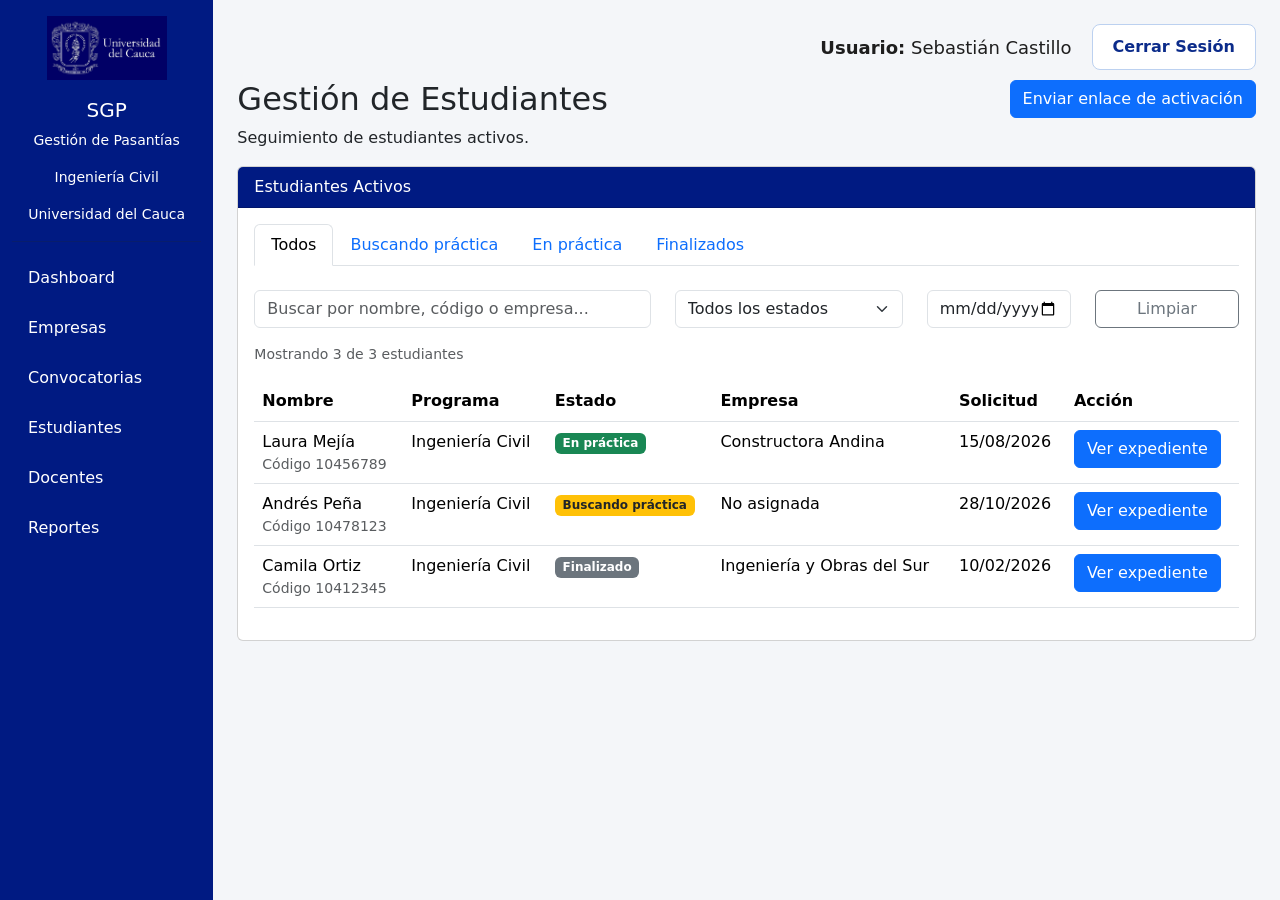
<file: estudiantes.html>
<!DOCTYPE html>
<html lang="es">

<head>

    <meta charset="UTF-8">
    <meta name="viewport" content="width=device-width, initial-scale=1.0">

    <title>Gestión de Estudiantes</title>

    <link href="https://cdn.jsdelivr.net/npm/bootstrap@5.3.3/dist/css/bootstrap.min.css" rel="stylesheet">

    <link rel="stylesheet" href="css/styles.css">

</head>

<body>

<div class="container-fluid">

<div class="row">

    <!-- Sidebar -->

    <div class="col-md-2 sidebar">

        <div class="text-center mt-3">

            <img
                src="assets/logo-unicauca.png"
                alt="Universidad del Cauca"
                class="logo-unicauca">

            <h5 class="text-white mt-2">SGP</h5>

            <p class="text-white small">Gestión de Pasantías</p>

            <p class="text-white small">Ingeniería Civil</p>

            <p class="text-white small">Universidad del Cauca</p>

        </div>

        <hr>

        <ul class="nav flex-column">

            <li class="nav-item">
                <a class="nav-link" href="index.html">Dashboard</a>
            </li>

            <li class="nav-item">
                <a class="nav-link" href="empresas.html">Empresas</a>
            </li>

            <li class="nav-item">
                <a class="nav-link" href="convocatorias.html">Convocatorias</a>
            </li>

            <li class="nav-item">
                <a class="nav-link active" href="estudiantes.html">Estudiantes</a>
            </li>

            <li class="nav-item">
                <a class="nav-link" href="docente.html">Docentes</a>
            </li>

            <li class="nav-item">
                <a class="nav-link" href="reportes.html">Reportes</a>
            </li>

        </ul>

    </div>

    <!-- Contenido -->

    <div class="col-md-10 p-4">

        <div class="usuario-bar">

            <div class="usuario-info">
                <strong>Usuario:</strong>
                Sebastián Castillo
            </div>

            <a href="login.html" class="btn-cerrar">
                Cerrar Sesión
            </a>

        </div>

        <!-- Título + botón de invitación -->

        <div class="d-flex justify-content-between align-items-start flex-wrap gap-2">

            <div>
                <h2>Gestión de Estudiantes</h2>
                <p>Seguimiento de estudiantes activos.</p>
            </div>

            <button id="btnInvitarEstudiante" type="button" class="btn btn-primary">
                Enviar enlace de activación
            </button>

        </div>

        <div class="card">

            <div class="card-header">
                Estudiantes Activos
            </div>

            <div class="card-body">

                <!-- Pestañas: cada una filtra por estado -->

                <ul class="nav nav-tabs mb-4" id="tabsEstado">

                    <li class="nav-item">
                        <a class="nav-link active" href="#" data-estado="">Todos</a>
                    </li>

                    <li class="nav-item">
                        <a class="nav-link" href="#" data-estado="Buscando práctica">Buscando práctica</a>
                    </li>

                    <li class="nav-item">
                        <a class="nav-link" href="#" data-estado="En práctica">En práctica</a>
                    </li>

                    <li class="nav-item">
                        <a class="nav-link" href="#" data-estado="Finalizado">Finalizados</a>
                    </li>

                </ul>

                <!-- Filtros -->

                <div class="row mb-3">

                    <div class="col-md-5">
                        <input
                            type="text"
                            id="buscadorEstudiantes"
                            class="form-control"
                            placeholder="Buscar por nombre, código o empresa...">
                    </div>

                    <div class="col-md-3">
                        <select class="form-select" id="filtroEstado">
                            <option value="">Todos los estados</option>
                            <option value="Buscando práctica">Buscando práctica</option>
                            <option value="En práctica">En práctica</option>
                            <option value="Finalizado">Finalizado</option>
                        </select>
                    </div>

                    <div class="col-md-2">
                        <input
                            type="date"
                            id="filtroFecha"
                            class="form-control"
                            title="Fecha de solicitud">
                    </div>

                    <div class="col-md-2">
                        <button
                            type="button"
                            id="btnLimpiar"
                            class="btn btn-outline-secondary w-100">
                            Limpiar
                        </button>
                    </div>

                </div>

                <p class="text-muted small mb-3" id="contador"></p>

                <table class="table">

                    <thead>
                        <tr>
                            <th>Nombre</th>
                            <th>Programa</th>
                            <th>Estado</th>
                            <th>Empresa</th>
                            <th>Solicitud</th>
                            <th>Acción</th>
                        </tr>
                    </thead>

                    <tbody id="tablaEstudiantes">

                        <tr data-estado="En práctica" data-fecha="2026-08-15" data-codigo="10456789">
                            <td>
                                <span class="nombre-estudiante">Laura Mejía</span>
                                <div class="small text-muted">Código 10456789</div>
                            </td>
                            <td>Ingeniería Civil</td>
                            <td><span class="badge bg-success">En práctica</span></td>
                            <td class="empresa-estudiante">Constructora Andina</td>
                            <td>15/08/2026</td>
                            <td>
                                <a href="detalle-estudiante.html?codigo=10456789" class="btn btn-primary">Ver expediente</a>
                            </td>
                        </tr>

                        <tr data-estado="Buscando práctica" data-fecha="2026-10-28" data-codigo="10478123">
                            <td>
                                <span class="nombre-estudiante">Andrés Peña</span>
                                <div class="small text-muted">Código 10478123</div>
                            </td>
                            <td>Ingeniería Civil</td>
                            <td><span class="badge bg-warning text-dark">Buscando práctica</span></td>
                            <td class="empresa-estudiante">No asignada</td>
                            <td>28/10/2026</td>
                            <td>
                                <a href="detalle-estudiante.html?codigo=10478123" class="btn btn-primary">Ver expediente</a>
                            </td>
                        </tr>

                        <tr data-estado="Finalizado" data-fecha="2026-02-10" data-codigo="10412345">
                            <td>
                                <span class="nombre-estudiante">Camila Ortiz</span>
                                <div class="small text-muted">Código 10412345</div>
                            </td>
                            <td>Ingeniería Civil</td>
                            <td><span class="badge bg-secondary">Finalizado</span></td>
                            <td class="empresa-estudiante">Ingeniería y Obras del Sur</td>
                            <td>10/02/2026</td>
                            <td>
                                <a href="detalle-estudiante.html?codigo=10412345" class="btn btn-primary">Ver expediente</a>
                            </td>
                        </tr>

                    </tbody>

                </table>

                <p class="text-center text-muted my-4" id="sinResultados" style="display:none;">
                    No hay estudiantes que coincidan con los filtros.
                </p>

            </div>

        </div>

    </div>

</div>

</div>

<script>

// ---------------------------------------------------------------
// Estudiantes activados por enlace (simulación con localStorage)
// Se agregan a la tabla como "Buscando práctica" ANTES de armar los
// filtros, para que pestañas, buscador y contador las incluyan.
// activar-estudiante.html los guarda en "registros_estudiantes".
// ---------------------------------------------------------------

function pad(n){
    return String(n).padStart(2, "0");
}

function cargarEstudiantesActivados(){

    const tbody = document.getElementById("tablaEstudiantes");
    let registros = [];

    try {
        registros = JSON.parse(localStorage.getItem("registros_estudiantes")) || [];
        if (!Array.isArray(registros)) registros = [];
    } catch (e) {
        registros = [];
    }

    registros.forEach(function(reg){

        const est = (reg.estudiante && typeof reg.estudiante === "object") ? reg.estudiante : {};
        const codigo = String(est.codigo || "");

        if (!codigo) return;

        // Si el código ya está en la tabla, no se repite
        const repetido = Array.from(tbody.querySelectorAll("tr[data-codigo]")).some(function(f){
            return f.dataset.codigo === codigo;
        });
        if (repetido) return;

        let fecha = new Date(reg.fecha || Date.now());
        if (isNaN(fecha.getTime())) fecha = new Date();

        const fechaISO = fecha.getFullYear() + "-" + pad(fecha.getMonth() + 1) + "-" + pad(fecha.getDate());
        const fechaTxt = pad(fecha.getDate()) + "/" + pad(fecha.getMonth() + 1) + "/" + fecha.getFullYear();

        const tr = document.createElement("tr");
        tr.dataset.estado = "Buscando práctica";
        tr.dataset.fecha  = fechaISO;
        tr.dataset.codigo = codigo;

        // textContent evita inyectar HTML desde lo que escribió el estudiante
        const tdNombre = document.createElement("td");
        const spanNombre = document.createElement("span");
        spanNombre.className = "nombre-estudiante";
        spanNombre.textContent = est.nombre || "Estudiante sin nombre";
        const divCodigo = document.createElement("div");
        divCodigo.className = "small text-muted";
        divCodigo.textContent = "Código " + codigo;
        tdNombre.appendChild(spanNombre);
        tdNombre.appendChild(divCodigo);

        const tdPrograma = document.createElement("td");
        tdPrograma.textContent = est.programa || "Ingeniería Civil";

        const tdEstado = document.createElement("td");
        const badge = document.createElement("span");
        badge.className = "badge bg-warning text-dark";
        badge.textContent = "Buscando práctica";
        tdEstado.appendChild(badge);

        const tdEmpresa = document.createElement("td");
        tdEmpresa.className = "empresa-estudiante";
        tdEmpresa.textContent = "No asignada";

        const tdFecha = document.createElement("td");
        tdFecha.textContent = fechaTxt;

        const tdAccion = document.createElement("td");
        const enlace = document.createElement("a");
        enlace.href = "detalle-estudiante.html?codigo=" + encodeURIComponent(codigo);
        enlace.className = "btn btn-primary";
        enlace.textContent = "Ver expediente";
        tdAccion.appendChild(enlace);

        tr.appendChild(tdNombre);
        tr.appendChild(tdPrograma);
        tr.appendChild(tdEstado);
        tr.appendChild(tdEmpresa);
        tr.appendChild(tdFecha);
        tr.appendChild(tdAccion);

        // Los más recientes arriba
        tbody.insertBefore(tr, tbody.firstChild);
    });
}

cargarEstudiantesActivados();

// ---------------------------------------------------------------
// Pestañas, buscador y filtros
// ---------------------------------------------------------------

const buscador      = document.getElementById("buscadorEstudiantes");
const selectEstado  = document.getElementById("filtroEstado");
const inputFecha    = document.getElementById("filtroFecha");
const btnLimpiar    = document.getElementById("btnLimpiar");
const tabs          = document.querySelectorAll("#tabsEstado .nav-link");
const filas         = document.querySelectorAll("#tablaEstudiantes tr[data-estado]");
const sinResultados = document.getElementById("sinResultados");
const contador      = document.getElementById("contador");

// Minúsculas y sin tildes, para que "mejia" encuentre "Mejía"
function normalizar(texto){
    return texto
        .toLowerCase()
        .normalize("NFD")
        .replace(/[\u0300-\u036f]/g, "")
        .trim();
}

function marcarPestana(estado){
    tabs.forEach(function(tab){
        tab.classList.toggle("active", tab.dataset.estado === estado);
    });
}

function filtrar(){

    const texto  = normalizar(buscador.value);
    const estado = selectEstado.value;
    const fecha  = inputFecha.value;

    let visibles = 0;

    filas.forEach(function(fila){

        const nombre  = normalizar(
            fila.querySelector(".nombre-estudiante").textContent
        );
        const empresa = normalizar(
            fila.querySelector(".empresa-estudiante").textContent
        );
        const codigo = fila.dataset.codigo;

        const coincideTexto =
            texto === "" ||
            nombre.includes(texto) ||
            empresa.includes(texto) ||
            codigo.includes(texto);

        const coincideEstado = estado === "" || fila.dataset.estado === estado;
        const coincideFecha  = fecha === ""  || fila.dataset.fecha === fecha;

        const mostrar = coincideTexto && coincideEstado && coincideFecha;

        fila.style.display = mostrar ? "" : "none";

        if (mostrar) visibles++;
    });

    sinResultados.style.display = visibles === 0 ? "block" : "none";
    contador.textContent = "Mostrando " + visibles + " de " + filas.length + " estudiantes";
}

// Pestañas: cambian el estado y mantienen sincronizado el select
tabs.forEach(function(tab){
    tab.addEventListener("click", function(e){
        e.preventDefault();
        selectEstado.value = tab.dataset.estado;
        marcarPestana(tab.dataset.estado);
        filtrar();
    });
});

// Select: cambia el estado y mantiene sincronizada la pestaña
selectEstado.addEventListener("change", function(){
    marcarPestana(selectEstado.value);
    filtrar();
});

buscador.addEventListener("input", filtrar);
inputFecha.addEventListener("change", filtrar);

btnLimpiar.addEventListener("click", function(){
    buscador.value = "";
    selectEstado.value = "";
    inputFecha.value = "";
    marcarPestana("");
    filtrar();
});

filtrar();

</script>

<!-- Botón "Enviar enlace de activación" -->
<script src="js/enviar-enlace-estudiante.js"></script>

</body>

</html>
</file>
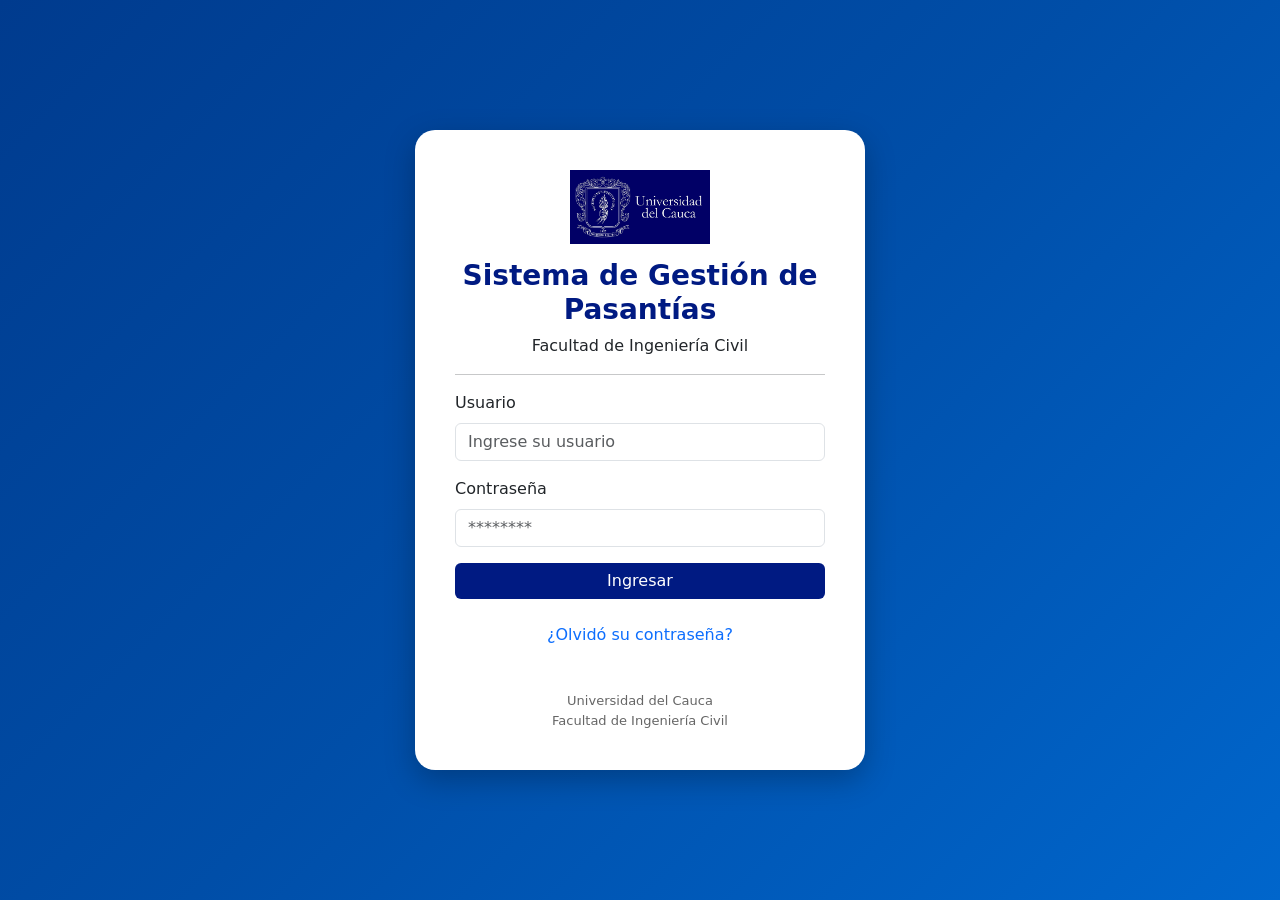
<file: login.html>
<!DOCTYPE html>
<html lang="es">

<head>

    <meta charset="UTF-8">
    <meta name="viewport" content="width=device-width, initial-scale=1.0">

    <title>Inicio de Sesión - SGP</title>

    <link href="https://cdn.jsdelivr.net/npm/bootstrap@5.3.3/dist/css/bootstrap.min.css" rel="stylesheet">

    <link rel="stylesheet" href="css/styles.css">

    <style>

        body{
            margin:0;
            padding:0;
            min-height:100vh;

            background: linear-gradient(
                135deg,
                #003b8e,
                #004ea8,
                #0066cc
            );

            display:flex;
            justify-content:center;
            align-items:center;
        }

        .login-container{

            width:450px;

            background:white;

            border-radius:20px;

            padding:40px;

            box-shadow:0 10px 30px rgba(0,0,0,0.25);

            text-align:center;
        }

        .logo-login{

            width:140px;

            margin-bottom:15px;
        }

        .titulo-sistema{

            color:#001a82;

            font-weight:bold;
        }

        .btn-login{

            background:#001a82;

            border:none;
        }

        .btn-login:hover{

            background:#1738b8;
        }

        .links-login a{

            text-decoration:none;
        }

        .footer-login{

            margin-top:20px;

            font-size:13px;

            color:#666;
        }

    </style>

</head>

<body>

<div class="login-container">

    <img
        src="assets/logo-unicauca.png"
        alt="Universidad del Cauca"
        class="logo-login">

    <h3 class="titulo-sistema">

        Sistema de Gestión de Pasantías

    </h3>

    <p>

        Facultad de Ingeniería Civil

    </p>

    <hr>

    <form>

        <div class="mb-3">

            <label class="form-label text-start d-block">

                Usuario

            </label>

            <input
                type="text"
                class="form-control"
                placeholder="Ingrese su usuario">

        </div>

        <div class="mb-3">

            <label class="form-label text-start d-block">

                Contraseña

            </label>

            <input
                type="password"
                class="form-control"
                placeholder="********">

        </div>

        <div class="d-grid">

            <a
                href="index.html"
                class="btn btn-primary btn-login">

                Ingresar

            </a>

        </div>

    </form>

    <div class="links-login mt-4">

        <a href="recuperar-password.html">

            ¿Olvidó su contraseña?

        </a>

        <br><br>

    </div>

    <div class="footer-login">

        Universidad del Cauca<br>
        Facultad de Ingeniería Civil

    </div>

</div>

</body>

</html>
</file>
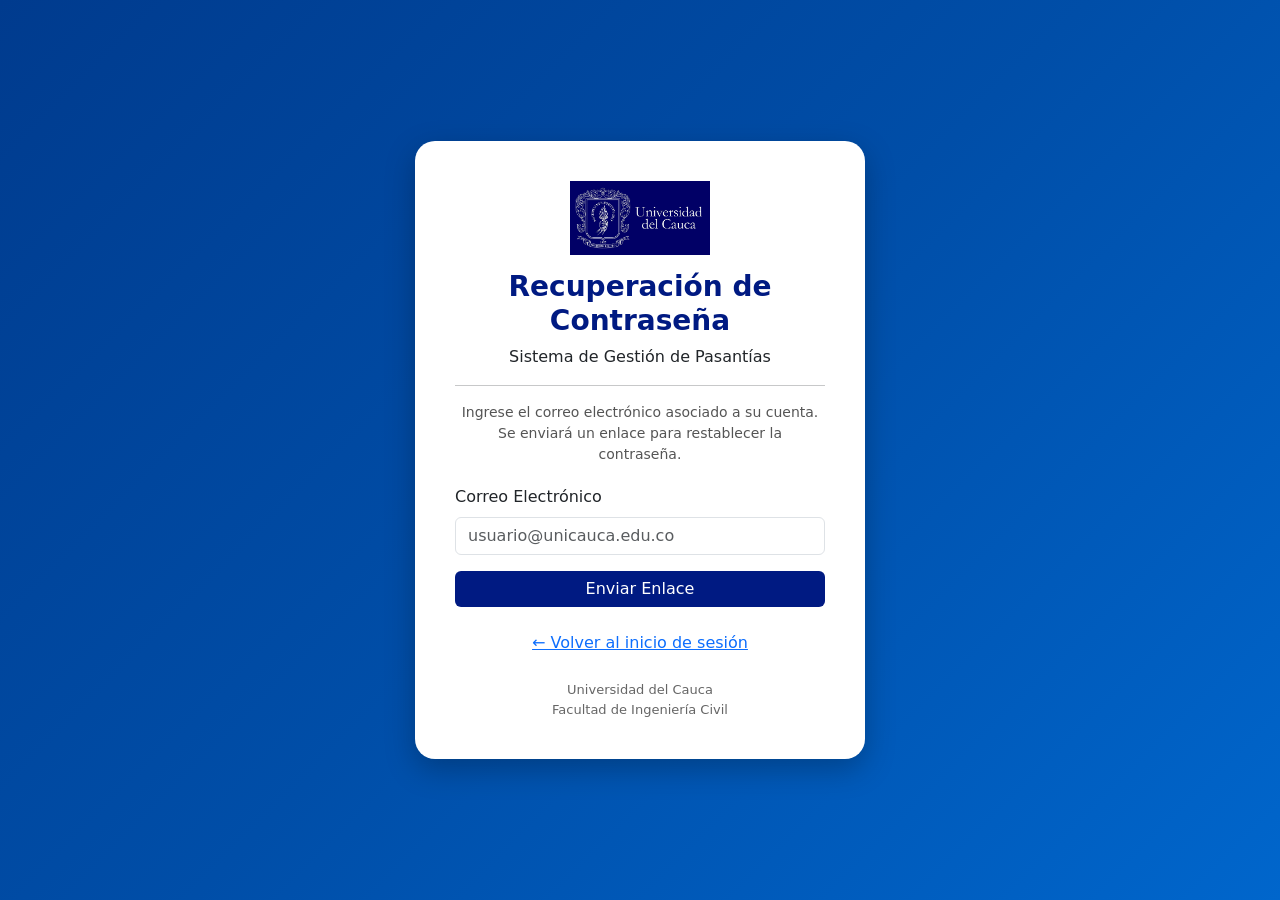
<file: recuperar-password.html>
<!DOCTYPE html>
<html lang="es">

<head>

    <meta charset="UTF-8">
    <meta name="viewport" content="width=device-width, initial-scale=1.0">

    <title>Recuperar Contraseña - SGP</title>

    <link href="https://cdn.jsdelivr.net/npm/bootstrap@5.3.3/dist/css/bootstrap.min.css" rel="stylesheet">

    <link rel="stylesheet" href="css/styles.css">

    <style>

        body{
            margin:0;
            padding:0;
            min-height:100vh;

            background: linear-gradient(
                135deg,
                #003b8e,
                #004ea8,
                #0066cc
            );

            display:flex;
            justify-content:center;
            align-items:center;
        }

        .recovery-container{

            width:450px;

            background:white;

            border-radius:20px;

            padding:40px;

            box-shadow:0 10px 30px rgba(0,0,0,0.25);

            text-align:center;
        }

        .logo-login{

            width:140px;

            margin-bottom:15px;
        }

        .titulo-sistema{

            color:#001a82;

            font-weight:bold;
        }

        .btn-recuperar{

            background:#001a82;

            border:none;
        }

        .btn-recuperar:hover{

            background:#1738b8;
        }

        .info-text{

            color:#555;

            font-size:14px;

            margin-bottom:20px;
        }

        .footer-login{

            margin-top:25px;

            font-size:13px;

            color:#666;
        }

    </style>

</head>

<body>

<div class="recovery-container">

    <img
        src="assets/logo-unicauca.png"
        alt="Universidad del Cauca"
        class="logo-login">

    <h3 class="titulo-sistema">

        Recuperación de Contraseña

    </h3>

    <p>
        Sistema de Gestión de Pasantías
    </p>

    <hr>

    <p class="info-text">

        Ingrese el correo electrónico asociado a su cuenta.
        Se enviará un enlace para restablecer la contraseña.

    </p>

    <form>

        <div class="mb-3">

            <label class="form-label text-start d-block">

                Correo Electrónico

            </label>

            <input
                type="email"
                class="form-control"
                placeholder="usuario@unicauca.edu.co">

        </div>

        <div class="d-grid">

            <button
            type="button"
            class="btn btn-primary btn-recuperar"
            onclick="mostrarMensaje()">

                Enviar Enlace

        </button>

        </div>

    </form>
    <div
    id="mensajeRecuperacion"
    class="alert alert-success mt-4"
    style="display:none;">

    ✅ Se ha enviado un enlace de recuperación al correo registrado.

</div>
    <div class="mt-4">

        <a href="login.html">

            ← Volver al inicio de sesión

        </a>

    </div>

    <div class="footer-login">

        Universidad del Cauca<br>
        Facultad de Ingeniería Civil

    </div>

</div>
<script>

function mostrarMensaje(){

    document.getElementById(
        "mensajeRecuperacion"
    ).style.display = "block";

}

</script>
</body>

</html>
</file>
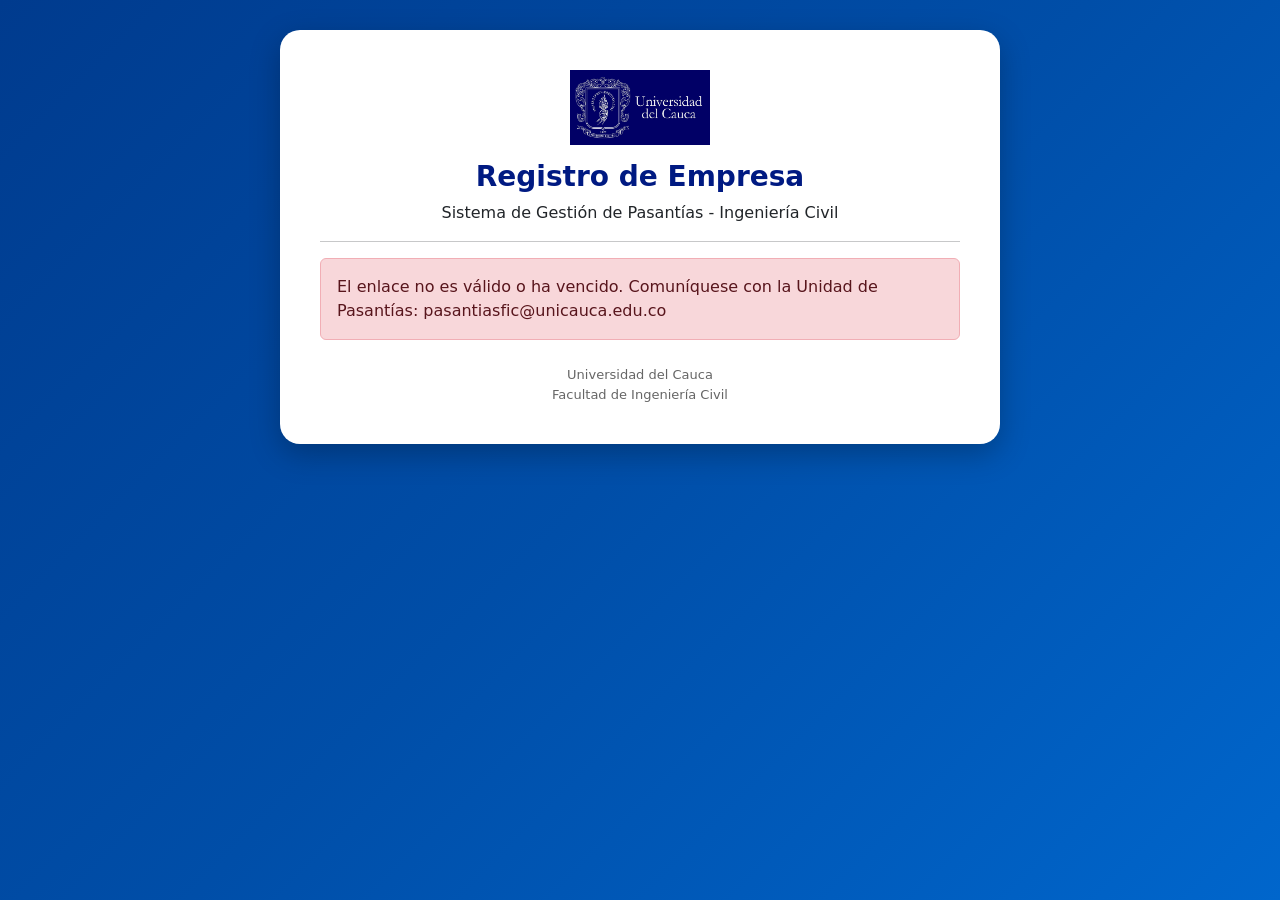
<file: subir-documentos.html>
<!DOCTYPE html>
<html lang="es">

<head>

    <meta charset="UTF-8">
    <meta name="viewport" content="width=device-width, initial-scale=1.0">

    <title>Registro de Empresa - SGP</title>

    <link href="https://cdn.jsdelivr.net/npm/bootstrap@5.3.3/dist/css/bootstrap.min.css" rel="stylesheet">

    <link rel="stylesheet" href="css/styles.css">

    <style>

        body{
            margin:0;
            padding:30px 15px;
            min-height:100vh;
            background: linear-gradient(135deg, #003b8e, #004ea8, #0066cc);
        }

        .upload-container{
            max-width:720px;
            margin:0 auto;
            background:white;
            border-radius:20px;
            padding:40px;
            box-shadow:0 10px 30px rgba(0,0,0,0.25);
        }

        .logo-login{
            width:140px;
            margin-bottom:15px;
        }

        .titulo-sistema{
            color:#001a82;
            font-weight:bold;
        }

        .btn-enviar{
            background:#001a82;
            border:none;
        }

        .btn-enviar:hover{
            background:#1738b8;
        }

        .doc-item{
            border:1px solid #dee2e6;
            border-radius:10px;
            padding:15px;
            margin-bottom:15px;
        }

        .doc-item.ok{
            border-color:#198754;
            background:#f3fbf6;
        }

        .doc-item.error{
            border-color:#dc3545;
            background:#fdf4f4;
        }

        .doc-nombre{
            font-weight:600;
            color:#001a82;
        }

        .doc-ayuda{
            font-size:13px;
            color:#666;
            margin-bottom:8px;
        }

        .doc-error{
            font-size:13px;
            color:#dc3545;
            margin-top:6px;
            display:none;
        }

        .footer-login{
            margin-top:25px;
            font-size:13px;
            color:#666;
            text-align:center;
        }

    </style>

</head>

<body>

<div class="upload-container">

    <div class="text-center">

        <img
            src="assets/logo-unicauca.png"
            alt="Universidad del Cauca"
            class="logo-login">

        <h3 class="titulo-sistema">
            Registro de Empresa
        </h3>

        <p class="mb-0">
            Sistema de Gestión de Pasantías - Ingeniería Civil
        </p>

    </div>

    <hr>

    <!-- ENLACE NO VÁLIDO -->
    <div id="enlaceInvalido" class="alert alert-danger" style="display:none;">
        El enlace no es válido o ha vencido. Comuníquese con la Unidad de Pasantías:
        pasantiasfic@unicauca.edu.co
    </div>

    <!-- FORMULARIO -->
    <div id="contenido">

        <p class="small text-muted">
            Plazo para completar el registro: <strong id="plazo">-</strong>
        </p>

        <form id="formDocumentos" novalidate>

            <h5 class="titulo-sistema">1. Datos de la empresa</h5>

            <div class="row g-3 mb-4">
                <div class="col-md-8">
                    <label class="form-label">Nombre o razón social *</label>
                    <input type="text" class="form-control campo-dato" id="empNombre">
                </div>
                <div class="col-md-4">
                    <label class="form-label">NIT o documento *</label>
                    <input type="text" class="form-control campo-dato" id="empNit">
                </div>
                <div class="col-md-6">
                    <label class="form-label">Tipo de persona *</label>
                    <select class="form-select campo-dato" id="empTipo">
                        <option value="">Seleccione...</option>
                        <option value="Jurídica">Persona jurídica</option>
                        <option value="Natural">Persona natural</option>
                    </select>
                </div>
                <div class="col-md-6">
                    <label class="form-label">Representante legal *</label>
                    <input type="text" class="form-control campo-dato" id="empRepresentante">
                </div>
                <div class="col-md-6">
                    <label class="form-label">Correo electrónico *</label>
                    <input type="email" class="form-control campo-dato" id="empCorreo">
                </div>
                <div class="col-md-6">
                    <label class="form-label">Teléfono *</label>
                    <input type="text" class="form-control campo-dato" id="empTelefono">
                </div>
                <div id="errorDatos" class="doc-error col-12"></div>
            </div>

            <h5 class="titulo-sistema">2. Documentos</h5>

            <p class="small text-muted">
                Cargue cada documento en formato PDF (tamaño máximo 5 MB por archivo).
                Todos los documentos son obligatorios.
            </p>

            <div class="doc-item" data-doc="camara">
                <div class="doc-nombre">1. Cámara de Comercio o RUT actualizado</div>
                <div class="doc-ayuda">
                    Cámara de Comercio si es persona jurídica; RUT actualizado si es persona natural.
                </div>
                <input type="file" class="form-control" accept="application/pdf">
                <div class="doc-error"></div>
            </div>

            <div class="doc-item" data-doc="representacion">
                <div class="doc-nombre">2. Documento de representación legal</div>
                <div class="doc-ayuda">
                    Documento que acredita al representante legal de la empresa.
                </div>
                <input type="file" class="form-control" accept="application/pdf">
                <div class="doc-error"></div>
            </div>

            <div class="doc-item" data-doc="supervisor">
                <div class="doc-nombre">3. Supervisor designado</div>
                <div class="doc-ayuda">
                    Cargue el documento de designación del supervisor e indique sus datos.
                </div>

                <div class="row g-2 mb-2">
                    <div class="col-md-7">
                        <input
                            type="text"
                            id="supervisorNombre"
                            class="form-control"
                            placeholder="Nombre completo del supervisor">
                    </div>
                    <div class="col-md-5">
                        <input
                            type="text"
                            id="supervisorCedula"
                            class="form-control"
                            placeholder="Cédula">
                    </div>
                </div>

                <input type="file" class="form-control" accept="application/pdf">
                <div class="doc-error"></div>
            </div>

            <div class="doc-item" data-doc="arl">
                <div class="doc-nombre">4. Compromiso de afiliación ARL</div>
                <div class="doc-ayuda">
                    Compromiso de afiliar al estudiante a la ARL, al nivel de riesgo que corresponda,
                    durante toda la práctica (Decreto 055 de 2015).
                </div>
                <input type="file" class="form-control" accept="application/pdf">
                <div class="doc-error"></div>
            </div>

            <div class="doc-item" data-doc="sst">
                <div class="doc-nombre">5. Certificado SST</div>
                <div class="doc-ayuda">
                    Certificado de Seguridad y Salud en el Trabajo de la empresa.
                </div>
                <input type="file" class="form-control" accept="application/pdf">
                <div class="doc-error"></div>
            </div>

            <div class="d-grid mt-4">
                <button type="submit" class="btn btn-primary btn-enviar">
                    Enviar registro
                </button>
            </div>

        </form>

    </div>

    <!-- CONFIRMACIÓN -->
    <div id="confirmacion" style="display:none;">

        <div class="alert alert-success">
            ✅ Registro enviado correctamente. La empresa quedó en estado Pendiente; la Unidad
            de Pasantías revisará los documentos y se comunicará con usted al correo registrado.
        </div>

        <ul id="resumenEnvio" class="small"></ul>

    </div>

    <div class="footer-login">
        Universidad del Cauca<br>
        Facultad de Ingeniería Civil
    </div>

</div>

<script>

/*
 * SIMULACIÓN SIN SERVIDOR
 * Los archivos NO se guardan: solo se registran los datos y los nombres de archivo en
 * localStorage ("registros_empresas"), con estado Pendiente.
 * Al tener backend: reemplazar la función enviarAlServidor() por un POST con FormData
 * a la API y validar el token en el servidor.
 */

const TIPOS_PERMITIDOS = ["application/pdf"];
const TAMANO_MAXIMO_MB = 5;

const params = new URLSearchParams(window.location.search);
const token = params.get("token");
const correoInvitado = params.get("correo");
const plazo = params.get("plazo");

/* Validar enlace (en producción lo valida el servidor) */
const tokenValido = /^[0-9a-f]{32}$/.test(token || "");
let yaRegistrada = false;

try {
    const previos = JSON.parse(localStorage.getItem("registros_empresas") || "[]");
    yaRegistrada = previos.some(function (r) { return r.token === token; });
} catch (e) {}

if (!tokenValido || yaRegistrada) {
    document.getElementById("contenido").style.display = "none";
    const aviso = document.getElementById("enlaceInvalido");
    aviso.textContent = yaRegistrada
        ? "Este enlace ya fue utilizado para registrar una empresa."
        : "El enlace no es válido o ha vencido. Comuníquese con la Unidad de Pasantías: pasantiasfic@unicauca.edu.co";
    aviso.style.display = "block";
} else {
    document.getElementById("plazo").textContent = plazo || "Por definir";
    document.getElementById("empCorreo").value = correoInvitado || "";
}

function mostrarError(item, mensaje) {
    const caja = item.querySelector(".doc-error");
    item.classList.remove("ok");
    item.classList.add("error");
    caja.textContent = mensaje;
    caja.style.display = "block";
}

function marcarOk(item) {
    const caja = item.querySelector(".doc-error");
    item.classList.remove("error");
    item.classList.add("ok");
    caja.style.display = "none";
}

function validarArchivo(item) {

    const input = item.querySelector("input[type=file]");
    const archivo = input.files[0];

    if (!archivo) {
        mostrarError(item, "Debe adjuntar este documento.");
        return false;
    }

    const esPdf = TIPOS_PERMITIDOS.includes(archivo.type) ||
                  archivo.name.toLowerCase().endsWith(".pdf");

    if (!esPdf) {
        mostrarError(item, "El archivo debe estar en formato PDF.");
        return false;
    }

    if (archivo.size > TAMANO_MAXIMO_MB * 1024 * 1024) {
        mostrarError(item, "El archivo supera los " + TAMANO_MAXIMO_MB + " MB.");
        return false;
    }

    marcarOk(item);
    return true;
}

/* Validar apenas se elige un archivo */
document.querySelectorAll(".doc-item input[type=file]").forEach(function (input) {
    input.addEventListener("change", function () {
        validarArchivo(input.closest(".doc-item"));
    });
});

function enviarAlServidor(datos) {
    // Simulación. Reemplazar por fetch("/api/empresas/registro", {...}) con FormData
    const lista = JSON.parse(localStorage.getItem("registros_empresas") || "[]");
    lista.push(datos);
    localStorage.setItem("registros_empresas", JSON.stringify(lista));
}

document.getElementById("formDocumentos").addEventListener("submit", function (e) {

    e.preventDefault();

    let todoValido = true;
    const enviados = [];

    document.querySelectorAll(".doc-item").forEach(function (item) {
        if (!validarArchivo(item)) {
            todoValido = false;
        } else {
            enviados.push({
                documento: item.querySelector(".doc-nombre").textContent,
                archivo: item.querySelector("input[type=file]").files[0].name
            });
        }
    });

    const supNombre = document.getElementById("supervisorNombre");
    const supCedula = document.getElementById("supervisorCedula");
    const itemSup = document.querySelector('[data-doc="supervisor"]');

    if (!supNombre.value.trim() || !supCedula.value.trim()) {
        mostrarError(itemSup, "Indique el nombre y la cédula del supervisor.");
        todoValido = false;
    }

    const errorDatos = document.getElementById("errorDatos");
    const camposVacios = Array.from(document.querySelectorAll(".campo-dato")).filter(function (c) {
        return !c.value.trim();
    });
    const correoEmp = document.getElementById("empCorreo").value.trim();

    if (camposVacios.length > 0) {
        errorDatos.textContent = "Complete todos los datos de la empresa.";
        errorDatos.style.display = "block";
        todoValido = false;
    } else if (!/^[^\s@]+@[^\s@]+\.[^\s@]+$/.test(correoEmp)) {
        errorDatos.textContent = "Escriba un correo electrónico válido.";
        errorDatos.style.display = "block";
        todoValido = false;
    } else {
        errorDatos.style.display = "none";
    }

    if (!todoValido) {
        const primero = (errorDatos.style.display === "block")
            ? errorDatos
            : document.querySelector(".doc-item.error");
        if (primero) primero.scrollIntoView({ behavior: "smooth", block: "center" });
        return;
    }

    enviarAlServidor({
        token: token,
        estado: "Pendiente",
        fecha: new Date().toISOString(),
        empresa: {
            nombre: document.getElementById("empNombre").value.trim(),
            nit: document.getElementById("empNit").value.trim(),
            tipoPersona: document.getElementById("empTipo").value,
            representante: document.getElementById("empRepresentante").value.trim(),
            correo: correoEmp,
            telefono: document.getElementById("empTelefono").value.trim()
        },
        supervisor: { nombre: supNombre.value.trim(), cedula: supCedula.value.trim() },
        documentos: enviados
    });

    const lista = document.getElementById("resumenEnvio");
    enviados.forEach(function (d) {
        const li = document.createElement("li");
        li.textContent = d.documento + " - " + d.archivo;
        lista.appendChild(li);
    });

    document.getElementById("contenido").style.display = "none";
    document.getElementById("confirmacion").style.display = "block";
    window.scrollTo({ top: 0, behavior: "smooth" });
});

</script>

</body>

</html>
</file>
<file: css/styles.css>
body{
    background:#f4f6f9;
}

.sidebar{
    min-height:100vh;
    background:#001a82;
}

.sidebar h4{
    color:white;
}

.sidebar .nav-link{
    color:white;
    margin-bottom:10px;
}

.sidebar .nav-link:hover{
    background:#1738b8;
    border-radius:8px;
}

.indicador{
    border:none;
    box-shadow:0 2px 10px rgba(0,0,0,0.1);
}

.card-header{
    background:#001a82;
    color:white;
}
.sidebar img{
    max-width:120px;
    height:auto;
}
.logo-unicauca{
    width: 160px;
    height: auto;
    margin-bottom: 10px;
}
.btn-outline-danger{

    border-radius:10px;

}

.usuario-info{

    font-size:16px;

}
.usuario-bar{

    display:flex;

    justify-content:flex-end;

    align-items:center;

    gap:20px;

    margin-bottom:10px;

}

.usuario-info{

    font-size:18px;

    color:#1e1e1e;

}

.btn-cerrar{

    text-decoration:none;

    background:#ffffff;

    color:#0b2b8a;

    border:1px solid #bcd1f0;

    padding:10px 20px;

    border-radius:8px;

    font-weight:600;

    transition:0.3s;
}

.btn-cerrar:hover{

    background:#0b2b8a;

    color:white;

}
</file>
